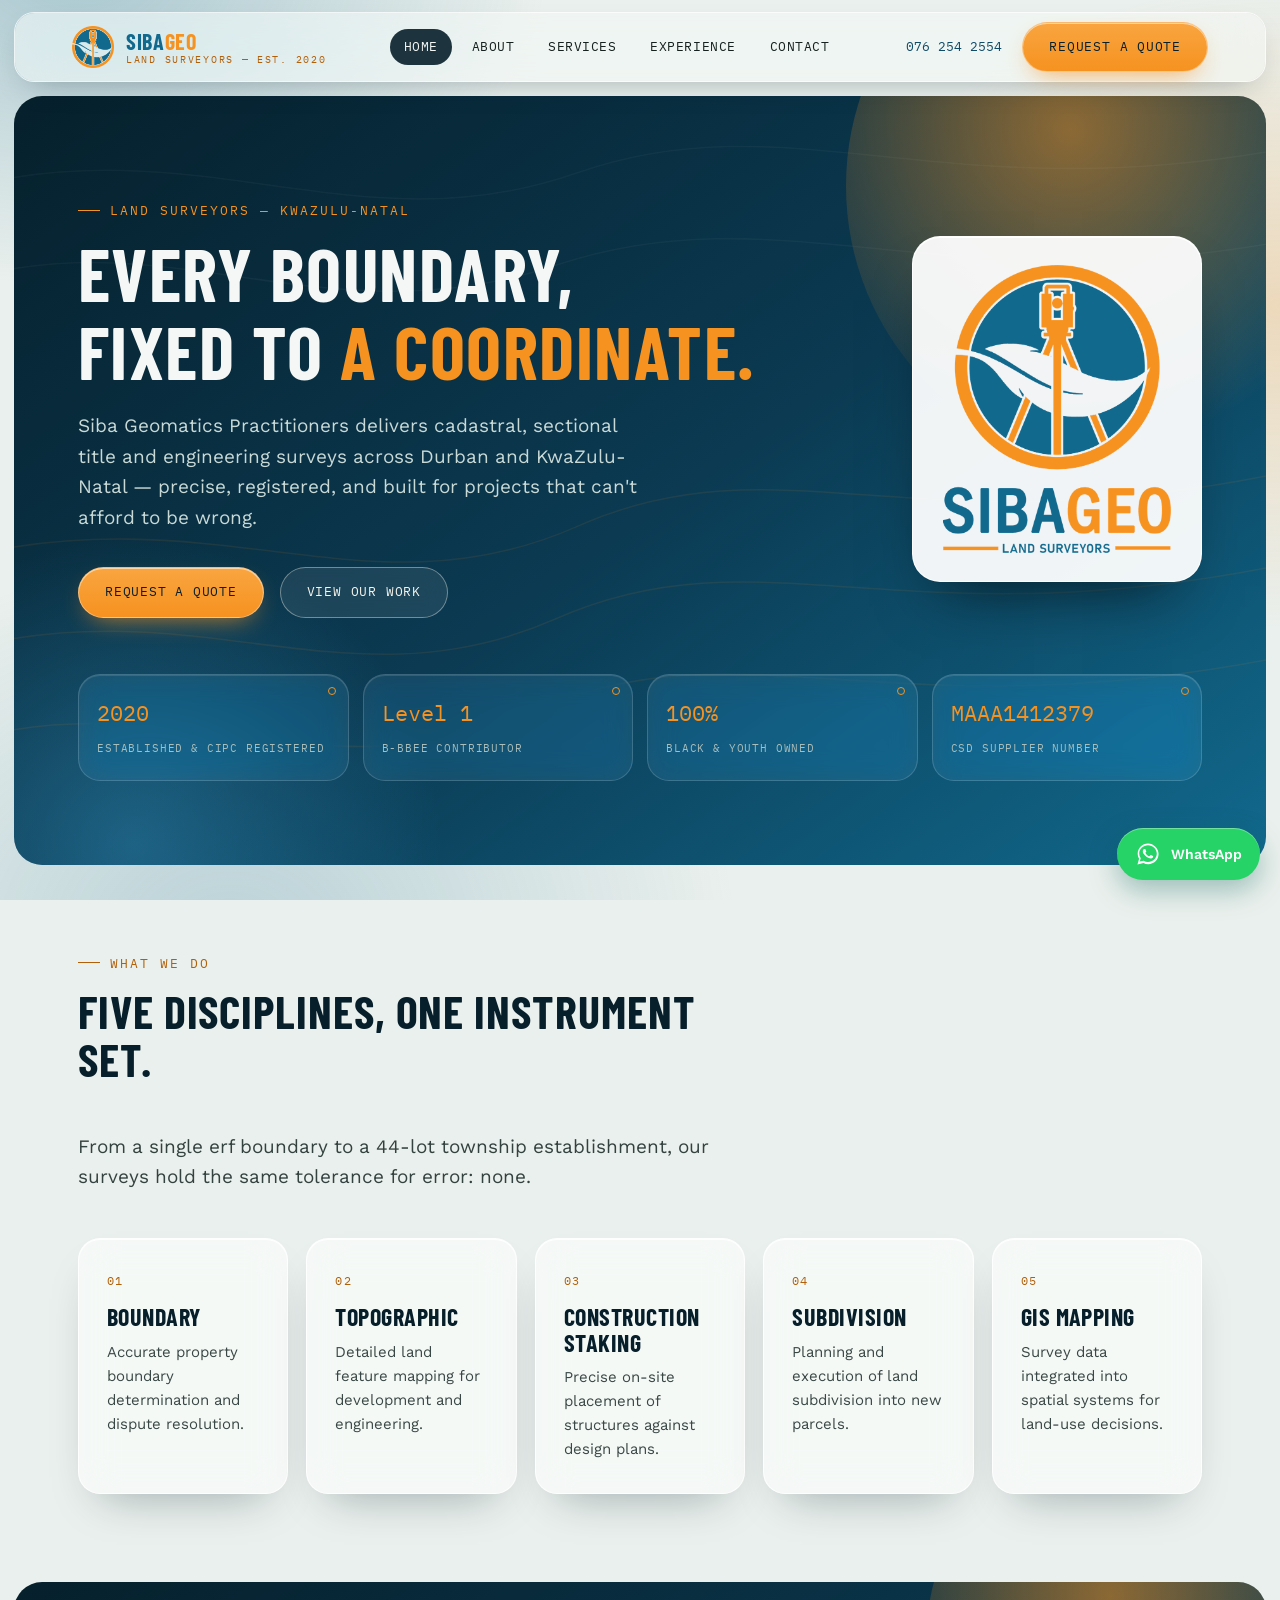
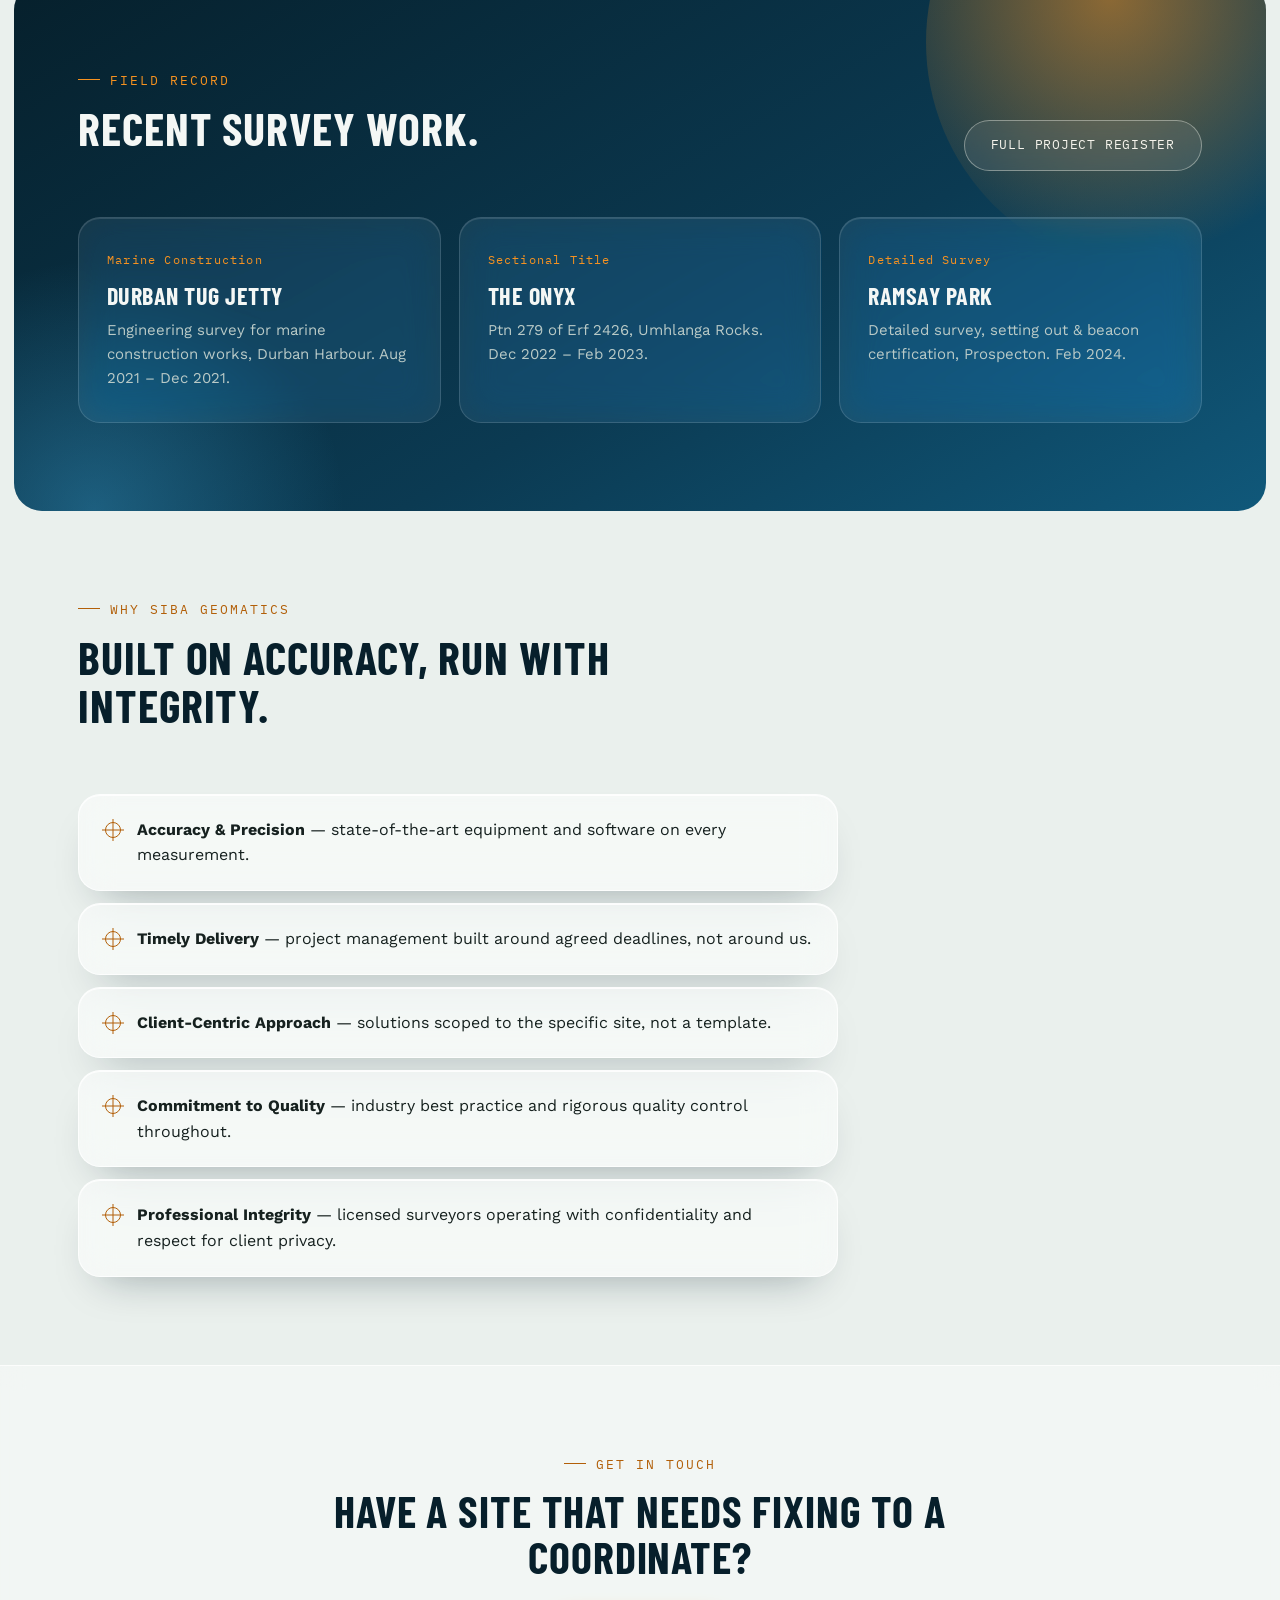
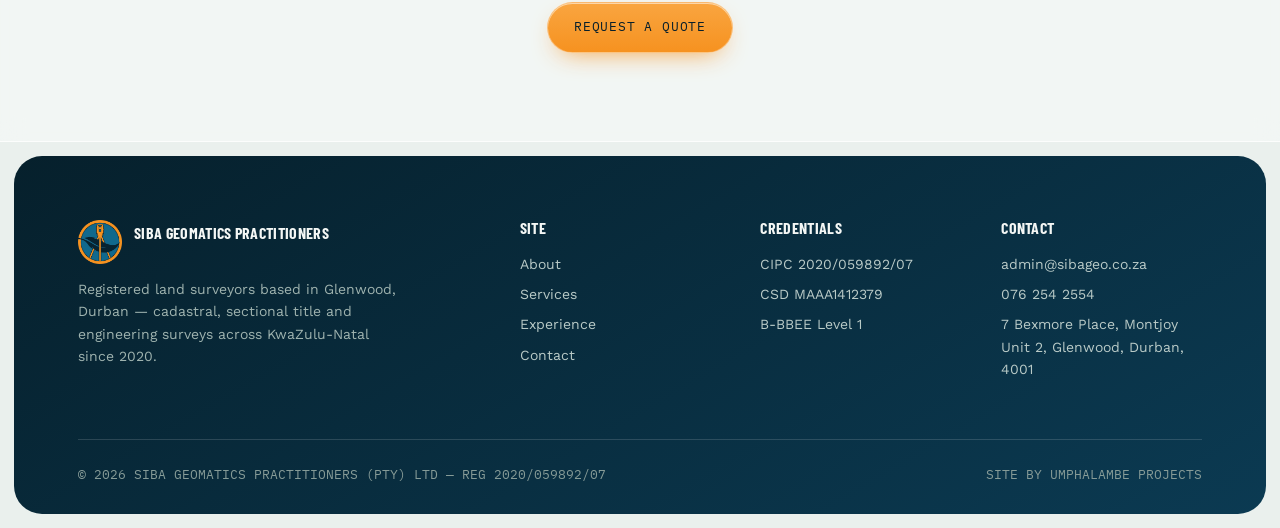
<file: index.html>
<!DOCTYPE html>
<html lang="en">
<head>
<meta charset="UTF-8">
<meta name="viewport" content="width=device-width, initial-scale=1.0">
<title>Home | SIBAGEO Land Surveyors</title>
<meta name="description" content="Siba Geomatics Practitioners — registered land surveyors delivering cadastral, sectional title and engineering surveys across Durban and KwaZulu-Natal.">
<link rel="preconnect" href="https://fonts.googleapis.com">
<link href="https://fonts.googleapis.com/css2?family=Barlow+Condensed:wght@500;600;700&family=Work+Sans:wght@400;500;600&family=IBM+Plex+Mono:wght@400;500&display=swap" rel="stylesheet">
<link rel="stylesheet" href="style.css">
<link rel="icon" type="image/png" href="assets/favicon.png">
<link rel="apple-touch-icon" href="assets/apple-touch-icon.png">
<meta name="theme-color" content="#0B3A52">
<link rel="canonical" href="https://www.sibageo.co.za/">
<meta property="og:type" content="website">
<meta property="og:site_name" content="SIBAGEO Land Surveyors">
<meta property="og:title" content="Home | SIBAGEO Land Surveyors">
<meta property="og:description" content="Siba Geomatics Practitioners — registered land surveyors delivering cadastral, sectional title and engineering surveys across Durban and KwaZulu-Natal.">
<meta property="og:url" content="https://www.sibageo.co.za/">
<meta property="og:image" content="https://www.sibageo.co.za/assets/og.png">
<meta name="twitter:card" content="summary_large_image">
<meta name="geo.region" content="ZA-NL">
<script type="application/ld+json">{"@context": "https://schema.org", "@type": "ProfessionalService", "name": "Siba Geomatics Practitioners (SIBAGEO Land Surveyors)", "url": "https://www.sibageo.co.za/", "logo": "https://www.sibageo.co.za/assets/logo-mark.png", "image": "https://www.sibageo.co.za/assets/og.png", "description": "Registered land surveyors in Durban delivering cadastral, sectional title, topographic and engineering surveys across KwaZulu-Natal.", "telephone": "+27762542554", "email": "admin@sibageo.co.za", "foundingDate": "2020", "address": {"@type": "PostalAddress", "streetAddress": "7 Bexmore Place, Montjoy Unit 2", "addressLocality": "Glenwood, Durban", "addressRegion": "KwaZulu-Natal", "postalCode": "4001", "addressCountry": "ZA"}, "areaServed": {"@type": "AdministrativeArea", "name": "KwaZulu-Natal"}, "knowsAbout": ["Boundary surveys", "Topographic surveys", "Construction staking", "Subdivision planning", "GIS mapping", "Sectional title surveys", "Cadastral surveys"]}</script>
</head>
<body>
<header class="site">
  <div class="navwrap">
    <a class="brand" href="index.html">
      <img class="brand-mark" src="assets/logo-mark.png" alt="SIBAGEO Land Surveyors logo" width="42" height="42">
      <span class="brand-name">SIBA<b>GEO</b><span>Land Surveyors — Est. 2020</span></span>
    </a>
    <nav class="mainnav">
      <a class="active" href="index.html">Home</a>
<a class="" href="about.html">About</a>
<a class="" href="services.html">Services</a>
<a class="" href="projects.html">Experience</a>
<a class="" href="contact.html">Contact</a>

    </nav>
    <div class="navcta">
      <a class="navphone" href="tel:+27762542554">076 254 2554</a>
      <a class="btn btn-gold" href="contact.html">Request a Quote</a>
      <button class="hamburger" aria-label="Menu"><span></span><span></span><span></span></button>
    </div>
  </div>
</header>

<section class="hero">
  <svg class="contour-bg" viewBox="0 0 1200 500" preserveAspectRatio="none" xmlns="http://www.w3.org/2000/svg">
<g stroke="#F69220" stroke-opacity="0.16" fill="none" stroke-width="1">
<path d="M-50,420 C 150,380 300,460 500,400 C 700,340 850,420 1250,360"/>
<path d="M-50,360 C 180,320 320,400 520,340 C 720,280 860,360 1250,300"/>
<path d="M-50,300 C 200,260 340,340 540,280 C 740,220 870,300 1250,240"/>
</g>
<g stroke="#F6F4EC" stroke-opacity="0.07" fill="none" stroke-width="1">
<path d="M-50,120 C 150,80 300,160 520,110 C 740,60 900,140 1250,90"/>
<path d="M-50,60 C 180,20 330,100 540,50 C 750,0 900,80 1250,30"/>
</g>
</svg>
  <div class="container hero-inner">
  <div class="hero-split">
    <div class="hero-copy">
    <div class="eyebrow" style="color:#F69220;">Land Surveyors — KwaZulu-Natal</div>
    <h1>Every boundary,<br>fixed to <em>a coordinate.</em></h1>
    <p class="lead">Siba Geomatics Practitioners delivers cadastral, sectional title and engineering surveys across Durban and KwaZulu-Natal — precise, registered, and built for projects that can't afford to be wrong.</p>
    <div class="hero-actions">
      <a class="btn btn-gold" href="contact.html">Request a Quote</a>
      <a class="btn btn-ghost" style="border-color:rgba(246,244,236,0.4);color:#F6F4EC;" href="projects.html">View Our Work</a>
    </div>
    </div>
    <div class="hero-logo"><img src="assets/logo-full.png" alt="SIBAGEO Land Surveyors" width="720" height="911"></div>
  </div>
    <div class="plate-row">
      <div class="plate"><span class="val mono">2020</span><span class="lab">Established &amp; CIPC Registered</span></div>
      <div class="plate"><span class="val mono">Level 1</span><span class="lab">B-BBEE Contributor</span></div>
      <div class="plate"><span class="val mono">100%</span><span class="lab">Black &amp; Youth Owned</span></div>
      <div class="plate"><span class="val mono">MAAA1412379</span><span class="lab">CSD Supplier Number</span></div>
    </div>
  </div>
</section>

<section class="section">
  <div class="container">
    <div class="section-head">
      <div>
        <div class="eyebrow">What We Do</div>
        <h2>Five disciplines, one instrument set.</h2>
      </div>
      <p class="lead" style="margin-bottom:0;">From a single erf boundary to a 44-lot township establishment, our surveys hold the same tolerance for error: none.</p>
    </div>
    <div class="grid grid-5">
      <div class="card"><span class="num">01</span><h3>Boundary</h3><p>Accurate property boundary determination and dispute resolution.</p></div>
      <div class="card"><span class="num">02</span><h3>Topographic</h3><p>Detailed land feature mapping for development and engineering.</p></div>
      <div class="card"><span class="num">03</span><h3>Construction Staking</h3><p>Precise on-site placement of structures against design plans.</p></div>
      <div class="card"><span class="num">04</span><h3>Subdivision</h3><p>Planning and execution of land subdivision into new parcels.</p></div>
      <div class="card"><span class="num">05</span><h3>GIS Mapping</h3><p>Survey data integrated into spatial systems for land-use decisions.</p></div>
    </div>
  </div>
</section>

<section class="section band-dark">
  <div class="container">
    <div class="section-head">
      <div>
        <div class="eyebrow">Field Record</div>
        <h2>Recent survey work.</h2>
      </div>
      <a class="btn btn-ghost" style="border-color:rgba(246,244,236,0.4);color:#F6F4EC;" href="projects.html">Full Project Register</a>
    </div>
    <div class="grid grid-3" style="background:rgba(246,244,236,0.12);border-color:rgba(246,244,236,0.18);">
      <div class="card card-dark"><span class="num">Marine Construction</span><h3>Durban Tug Jetty</h3><p>Engineering survey for marine construction works, Durban Harbour. Aug 2021 &ndash; Dec 2021.</p></div>
      <div class="card card-dark"><span class="num">Sectional Title</span><h3>The Onyx</h3><p>Ptn 279 of Erf 2426, Umhlanga Rocks. Dec 2022 &ndash; Feb 2023.</p></div>
      <div class="card card-dark"><span class="num">Detailed Survey</span><h3>Ramsay Park</h3><p>Detailed survey, setting out &amp; beacon certification, Prospecton. Feb 2024.</p></div>
    </div>
  </div>
</section>

<section class="section">
  <div class="container">
    <div class="section-head">
      <div>
        <div class="eyebrow">Why Siba Geomatics</div>
        <h2>Built on accuracy, run with integrity.</h2>
      </div>
    </div>
    <ul class="mk-list" style="max-width:760px;">
      <li><span class="mk"></span><div><strong>Accuracy &amp; Precision</strong> &mdash; state-of-the-art equipment and software on every measurement.</div></li>
      <li><span class="mk"></span><div><strong>Timely Delivery</strong> &mdash; project management built around agreed deadlines, not around us.</div></li>
      <li><span class="mk"></span><div><strong>Client-Centric Approach</strong> &mdash; solutions scoped to the specific site, not a template.</div></li>
      <li><span class="mk"></span><div><strong>Commitment to Quality</strong> &mdash; industry best practice and rigorous quality control throughout.</div></li>
      <li><span class="mk"></span><div><strong>Professional Integrity</strong> &mdash; licensed surveyors operating with confidentiality and respect for client privacy.</div></li>
    </ul>
  </div>
</section>

<section class="section band-paper-dim">
  <div class="container" style="text-align:center;">
    <div class="eyebrow" style="justify-content:center;">Get In Touch</div>
    <h2 style="font-size:clamp(28px,4vw,44px);max-width:640px;margin:0 auto 22px;">Have a site that needs fixing to a coordinate?</h2>
    <a class="btn btn-gold" href="contact.html">Request a Quote</a>
  </div>
</section>

<footer class="site">
  <div class="container">
    <div class="foot-grid">
      <div>
        <div class="foot-brand"><img src="assets/logo-mark.png" alt="" width="44" height="44"><h4>Siba Geomatics Practitioners</h4></div>
        <p style="color:#9FB3AF;font-size:14px;max-width:320px;">Registered land surveyors based in Glenwood, Durban — cadastral, sectional title and engineering surveys across KwaZulu-Natal since 2020.</p>
      </div>
      <div>
        <h4>Site</h4>
        <a href="about.html">About</a>
        <a href="services.html">Services</a>
        <a href="projects.html">Experience</a>
        <a href="contact.html">Contact</a>
      </div>
      <div>
        <h4>Credentials</h4>
        <a href="about.html#compliance">CIPC 2020/059892/07</a>
        <a href="about.html#compliance">CSD MAAA1412379</a>
        <a href="about.html#compliance">B-BBEE Level 1</a>
      </div>
      <div>
        <h4>Contact</h4>
        <a href="mailto:admin@sibageo.co.za">admin@sibageo.co.za</a>
        <a href="tel:+27762542554">076 254 2554</a>
        <a href="#">7 Bexmore Place, Montjoy Unit 2, Glenwood, Durban, 4001</a>
      </div>
    </div>
    <div class="foot-bottom">
      <span>&copy; 2026 SIBA GEOMATICS PRACTITIONERS (PTY) LTD — REG 2020/059892/07</span>
      <span>SITE BY UMPHALAMBE PROJECTS</span>
    </div>
  </div>
</footer>
<script src="nav.js"></script>
</body>
</html>
</file>
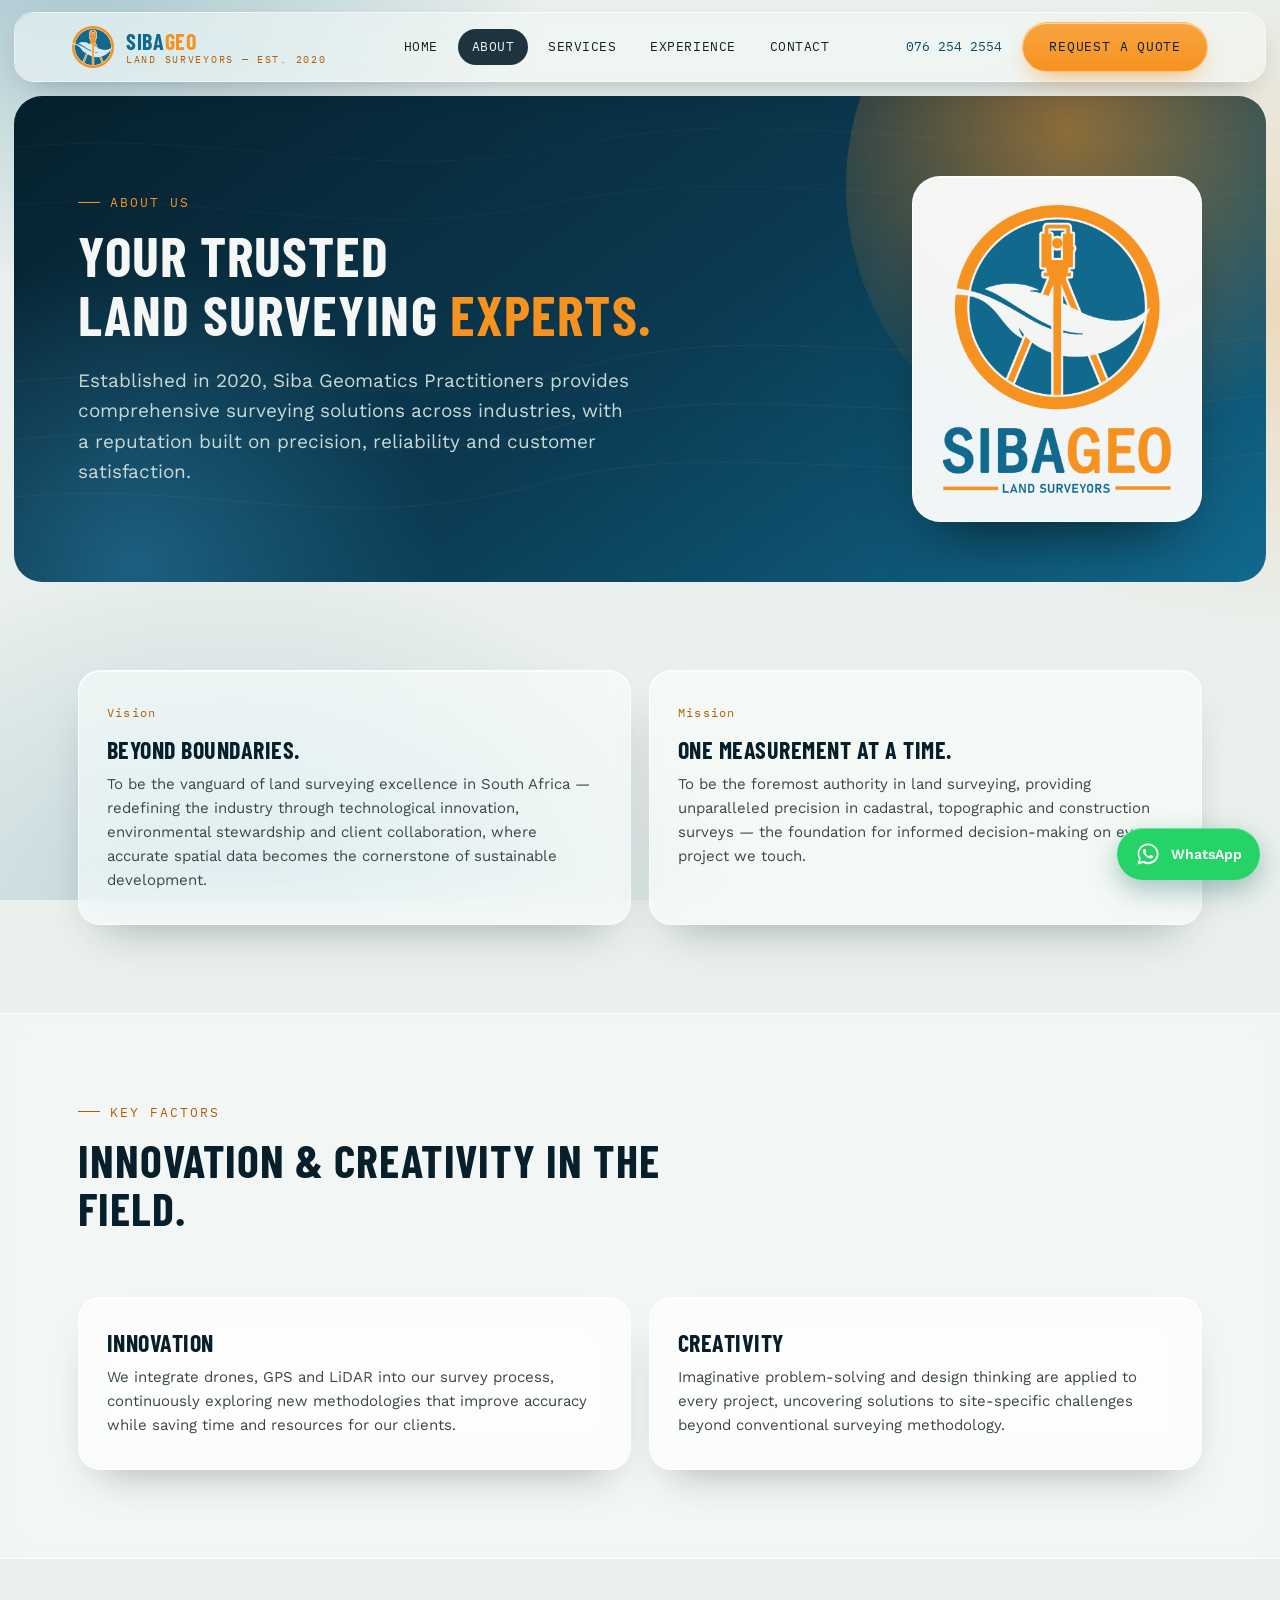
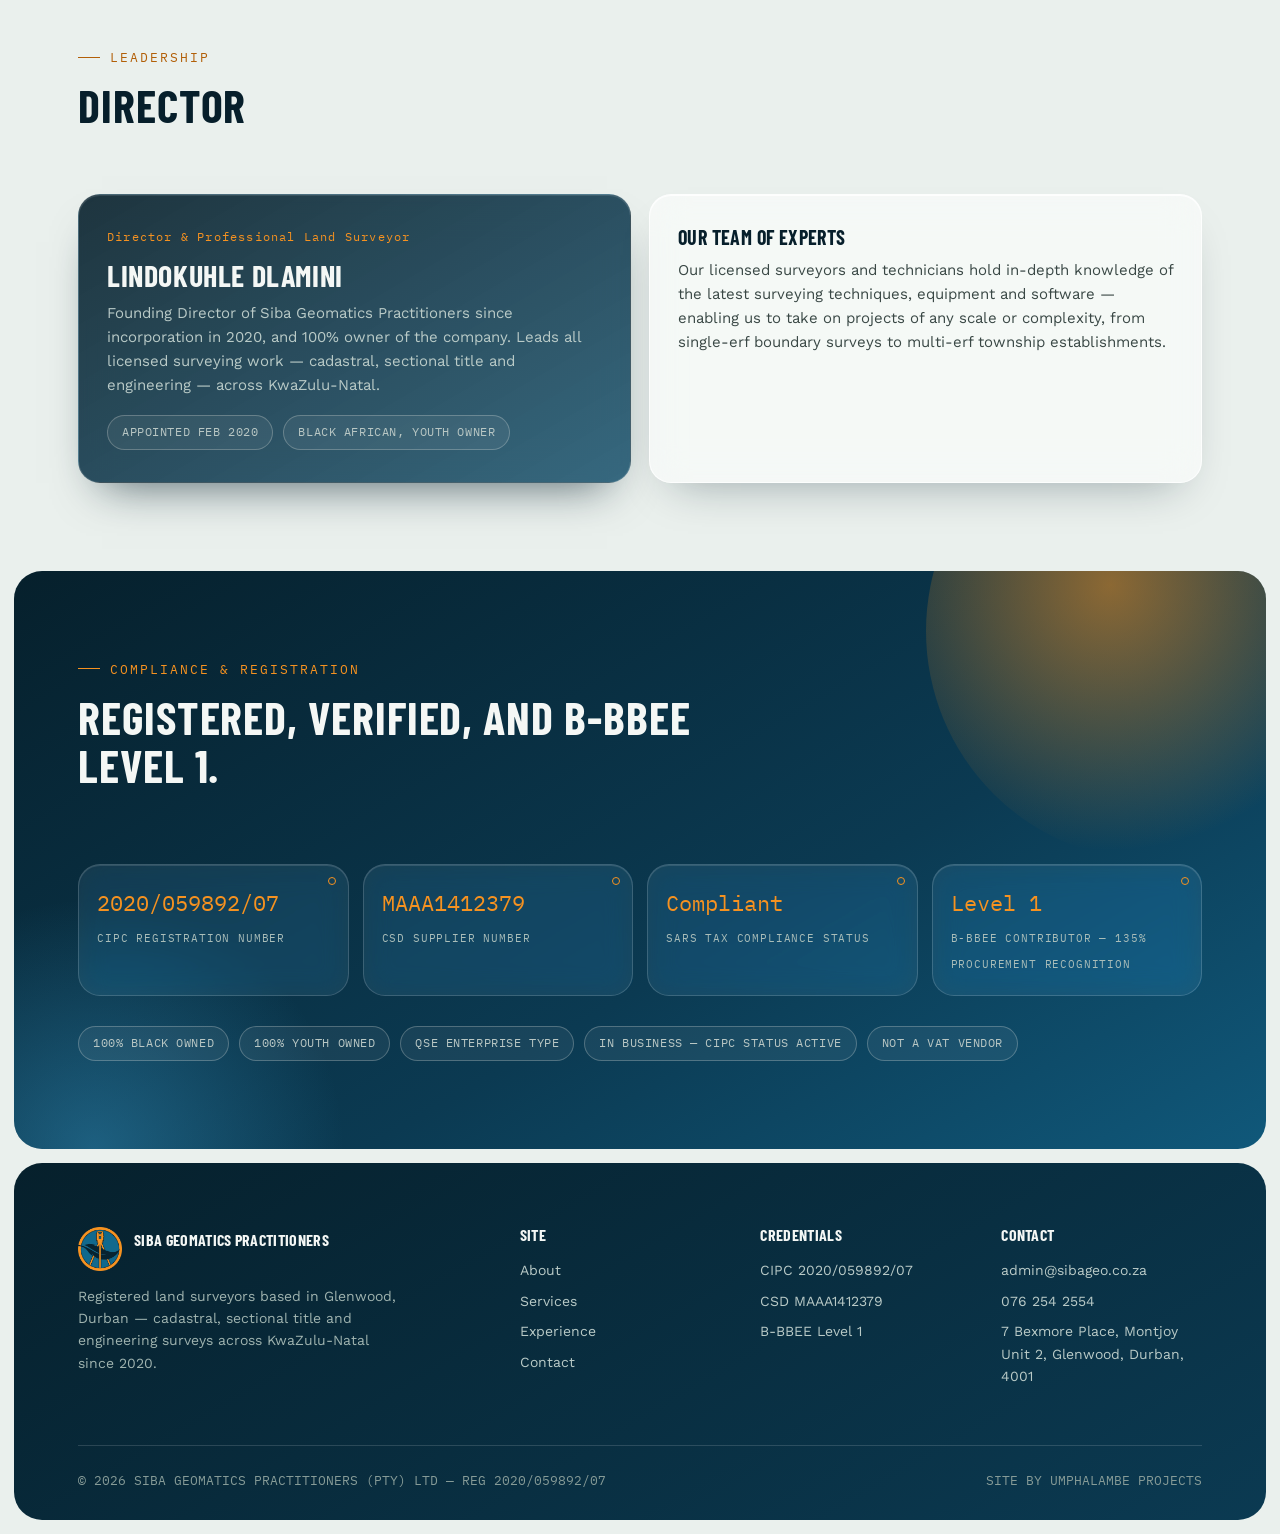
<file: about.html>
<!DOCTYPE html>
<html lang="en">
<head>
<meta charset="UTF-8">
<meta name="viewport" content="width=device-width, initial-scale=1.0">
<title>About | SIBAGEO Land Surveyors</title>
<meta name="description" content="About Siba Geomatics Practitioners — director, vision, mission, and B-BBEE Level 1 compliance credentials.">
<link rel="preconnect" href="https://fonts.googleapis.com">
<link href="https://fonts.googleapis.com/css2?family=Barlow+Condensed:wght@500;600;700&family=Work+Sans:wght@400;500;600&family=IBM+Plex+Mono:wght@400;500&display=swap" rel="stylesheet">
<link rel="stylesheet" href="style.css">
<link rel="icon" type="image/png" href="assets/favicon.png">
<link rel="apple-touch-icon" href="assets/apple-touch-icon.png">
<meta name="theme-color" content="#0B3A52">
<link rel="canonical" href="https://www.sibageo.co.za/about.html">
<meta property="og:type" content="website">
<meta property="og:site_name" content="SIBAGEO Land Surveyors">
<meta property="og:title" content="About | SIBAGEO Land Surveyors">
<meta property="og:description" content="About Siba Geomatics Practitioners — director, vision, mission, and B-BBEE Level 1 compliance credentials.">
<meta property="og:url" content="https://www.sibageo.co.za/about.html">
<meta property="og:image" content="https://www.sibageo.co.za/assets/og.png">
<meta name="twitter:card" content="summary_large_image">
<meta name="geo.region" content="ZA-NL">
</head>
<body>
<header class="site">
  <div class="navwrap">
    <a class="brand" href="index.html">
      <img class="brand-mark" src="assets/logo-mark.png" alt="SIBAGEO Land Surveyors logo" width="42" height="42">
      <span class="brand-name">SIBA<b>GEO</b><span>Land Surveyors — Est. 2020</span></span>
    </a>
    <nav class="mainnav">
      <a class="" href="index.html">Home</a>
<a class="active" href="about.html">About</a>
<a class="" href="services.html">Services</a>
<a class="" href="projects.html">Experience</a>
<a class="" href="contact.html">Contact</a>

    </nav>
    <div class="navcta">
      <a class="navphone" href="tel:+27762542554">076 254 2554</a>
      <a class="btn btn-gold" href="contact.html">Request a Quote</a>
      <button class="hamburger" aria-label="Menu"><span></span><span></span><span></span></button>
    </div>
  </div>
</header>

<section class="hero" style="padding:80px 0 60px;">
  <svg class="contour-bg" viewBox="0 0 1200 500" preserveAspectRatio="none" xmlns="http://www.w3.org/2000/svg">
<g stroke="#F69220" stroke-opacity="0.16" fill="none" stroke-width="1">
<path d="M-50,420 C 150,380 300,460 500,400 C 700,340 850,420 1250,360"/>
<path d="M-50,360 C 180,320 320,400 520,340 C 720,280 860,360 1250,300"/>
<path d="M-50,300 C 200,260 340,340 540,280 C 740,220 870,300 1250,240"/>
</g>
<g stroke="#F6F4EC" stroke-opacity="0.07" fill="none" stroke-width="1">
<path d="M-50,120 C 150,80 300,160 520,110 C 740,60 900,140 1250,90"/>
<path d="M-50,60 C 180,20 330,100 540,50 C 750,0 900,80 1250,30"/>
</g>
</svg>
  <div class="container hero-inner">
  <div class="hero-split">
    <div class="hero-copy">
    <div class="eyebrow" style="color:#F69220;">About Us</div>
    <h1 style="font-size:clamp(34px,5vw,56px);">Your trusted<br>land surveying <em>experts.</em></h1>
    <p class="lead">Established in 2020, Siba Geomatics Practitioners provides comprehensive surveying solutions across industries, with a reputation built on precision, reliability and customer satisfaction.</p>
    </div>
    <div class="hero-logo"><img src="assets/logo-full.png" alt="SIBAGEO Land Surveyors" width="720" height="911"></div>
  </div>
  </div>
</section>

<section class="section">
  <div class="container">
    <div class="grid grid-2">
      <div class="card">
        <span class="num">Vision</span>
        <h3>Beyond boundaries.</h3>
        <p>To be the vanguard of land surveying excellence in South Africa &mdash; redefining the industry through technological innovation, environmental stewardship and client collaboration, where accurate spatial data becomes the cornerstone of sustainable development.</p>
      </div>
      <div class="card">
        <span class="num">Mission</span>
        <h3>One measurement at a time.</h3>
        <p>To be the foremost authority in land surveying, providing unparalleled precision in cadastral, topographic and construction surveys &mdash; the foundation for informed decision-making on every project we touch.</p>
      </div>
    </div>
  </div>
</section>

<section class="section band-paper-dim">
  <div class="container">
    <div class="section-head">
      <div><div class="eyebrow">Key Factors</div><h2>Innovation &amp; creativity in the field.</h2></div>
    </div>
    <div class="grid grid-2">
      <div class="card">
        <h3>Innovation</h3>
        <p>We integrate drones, GPS and LiDAR into our survey process, continuously exploring new methodologies that improve accuracy while saving time and resources for our clients.</p>
      </div>
      <div class="card">
        <h3>Creativity</h3>
        <p>Imaginative problem-solving and design thinking are applied to every project, uncovering solutions to site-specific challenges beyond conventional surveying methodology.</p>
      </div>
    </div>
  </div>
</section>

<section class="section" id="team">
  <div class="container">
    <div class="section-head"><div><div class="eyebrow">Leadership</div><h2>Director</h2></div></div>
    <div class="grid grid-2" style="align-items:stretch;">
      <div class="card card-dark">
        <span class="num">Director &amp; Professional Land Surveyor</span>
        <h3 style="font-size:30px;">Lindokuhle Dlamini</h3>
        <p>Founding Director of Siba Geomatics Practitioners since incorporation in 2020, and 100% owner of the company. Leads all licensed surveying work &mdash; cadastral, sectional title and engineering &mdash; across KwaZulu-Natal.</p>
        <div class="badge-row">
          <span class="badge" style="border-color:rgba(246,244,236,0.25);color:#B9C7C4;">Appointed Feb 2020</span>
          <span class="badge" style="border-color:rgba(246,244,236,0.25);color:#B9C7C4;">Black African, Youth Owner</span>
        </div>
      </div>
      <div class="card">
        <h3 style="font-size:20px;">Our Team of Experts</h3>
        <p>Our licensed surveyors and technicians hold in-depth knowledge of the latest surveying techniques, equipment and software &mdash; enabling us to take on projects of any scale or complexity, from single-erf boundary surveys to multi-erf township establishments.</p>
      </div>
    </div>
  </div>
</section>

<section class="section band-dark" id="compliance">
  <div class="container">
    <div class="section-head">
      <div><div class="eyebrow" style="color:#F69220;">Compliance &amp; Registration</div><h2>Registered, verified, and B-BBEE Level 1.</h2></div>
    </div>
    <div class="plate-row">
      <div class="plate"><span class="val mono">2020/059892/07</span><span class="lab">CIPC Registration Number</span></div>
      <div class="plate"><span class="val mono">MAAA1412379</span><span class="lab">CSD Supplier Number</span></div>
      <div class="plate"><span class="val mono">Compliant</span><span class="lab">SARS Tax Compliance Status</span></div>
      <div class="plate"><span class="val mono">Level 1</span><span class="lab">B-BBEE Contributor — 135% Procurement Recognition</span></div>
    </div>
    <div class="badge-row" style="margin-top:30px;">
      <span class="badge" style="border-color:rgba(246,244,236,0.25);color:#B9C7C4;">100% Black Owned</span>
      <span class="badge" style="border-color:rgba(246,244,236,0.25);color:#B9C7C4;">100% Youth Owned</span>
      <span class="badge" style="border-color:rgba(246,244,236,0.25);color:#B9C7C4;">QSE Enterprise Type</span>
      <span class="badge" style="border-color:rgba(246,244,236,0.25);color:#B9C7C4;">In Business — CIPC Status Active</span>
      <span class="badge" style="border-color:rgba(246,244,236,0.25);color:#B9C7C4;">Not a VAT Vendor</span>
    </div>
  </div>
</section>

<footer class="site">
  <div class="container">
    <div class="foot-grid">
      <div>
        <div class="foot-brand"><img src="assets/logo-mark.png" alt="" width="44" height="44"><h4>Siba Geomatics Practitioners</h4></div>
        <p style="color:#9FB3AF;font-size:14px;max-width:320px;">Registered land surveyors based in Glenwood, Durban — cadastral, sectional title and engineering surveys across KwaZulu-Natal since 2020.</p>
      </div>
      <div>
        <h4>Site</h4>
        <a href="about.html">About</a>
        <a href="services.html">Services</a>
        <a href="projects.html">Experience</a>
        <a href="contact.html">Contact</a>
      </div>
      <div>
        <h4>Credentials</h4>
        <a href="about.html#compliance">CIPC 2020/059892/07</a>
        <a href="about.html#compliance">CSD MAAA1412379</a>
        <a href="about.html#compliance">B-BBEE Level 1</a>
      </div>
      <div>
        <h4>Contact</h4>
        <a href="mailto:admin@sibageo.co.za">admin@sibageo.co.za</a>
        <a href="tel:+27762542554">076 254 2554</a>
        <a href="#">7 Bexmore Place, Montjoy Unit 2, Glenwood, Durban, 4001</a>
      </div>
    </div>
    <div class="foot-bottom">
      <span>&copy; 2026 SIBA GEOMATICS PRACTITIONERS (PTY) LTD — REG 2020/059892/07</span>
      <span>SITE BY UMPHALAMBE PROJECTS</span>
    </div>
  </div>
</footer>
<script src="nav.js"></script>
</body>
</html>
</file>
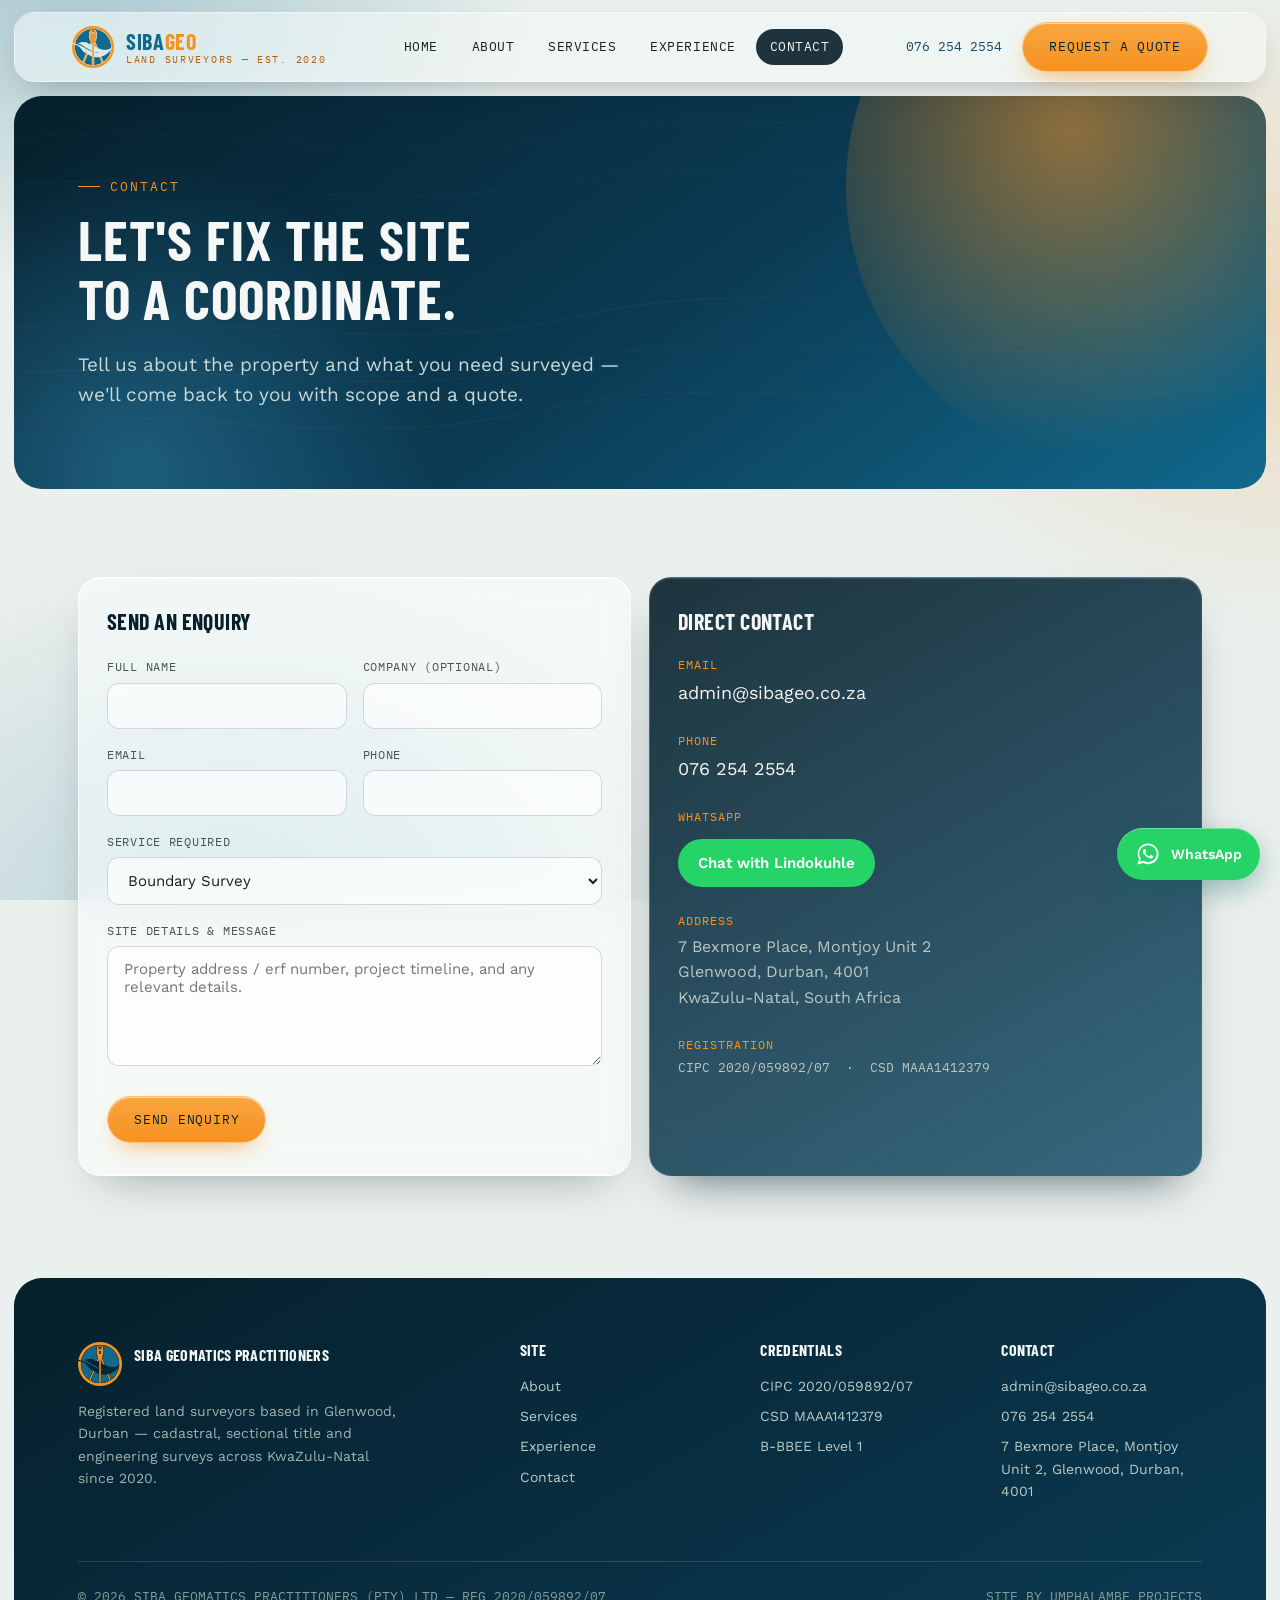
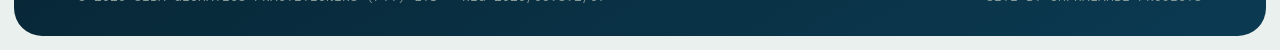
<file: contact.html>
<!DOCTYPE html>
<html lang="en">
<head>
<meta charset="UTF-8">
<meta name="viewport" content="width=device-width, initial-scale=1.0">
<title>Contact | SIBAGEO Land Surveyors</title>
<meta name="description" content="Contact Siba Geomatics Practitioners for a land survey quote — admin@sibageo.co.za or 076 254 2554.">
<link rel="preconnect" href="https://fonts.googleapis.com">
<link href="https://fonts.googleapis.com/css2?family=Barlow+Condensed:wght@500;600;700&family=Work+Sans:wght@400;500;600&family=IBM+Plex+Mono:wght@400;500&display=swap" rel="stylesheet">
<link rel="stylesheet" href="style.css">
<link rel="icon" type="image/png" href="assets/favicon.png">
<link rel="apple-touch-icon" href="assets/apple-touch-icon.png">
<meta name="theme-color" content="#0B3A52">
<link rel="canonical" href="https://www.sibageo.co.za/contact.html">
<meta property="og:type" content="website">
<meta property="og:site_name" content="SIBAGEO Land Surveyors">
<meta property="og:title" content="Contact | SIBAGEO Land Surveyors">
<meta property="og:description" content="Contact Siba Geomatics Practitioners for a land survey quote — admin@sibageo.co.za or 076 254 2554.">
<meta property="og:url" content="https://www.sibageo.co.za/contact.html">
<meta property="og:image" content="https://www.sibageo.co.za/assets/og.png">
<meta name="twitter:card" content="summary_large_image">
<meta name="geo.region" content="ZA-NL">
</head>
<body>
<header class="site">
  <div class="navwrap">
    <a class="brand" href="index.html">
      <img class="brand-mark" src="assets/logo-mark.png" alt="SIBAGEO Land Surveyors logo" width="42" height="42">
      <span class="brand-name">SIBA<b>GEO</b><span>Land Surveyors — Est. 2020</span></span>
    </a>
    <nav class="mainnav">
      <a class="" href="index.html">Home</a>
<a class="" href="about.html">About</a>
<a class="" href="services.html">Services</a>
<a class="" href="projects.html">Experience</a>
<a class="active" href="contact.html">Contact</a>

    </nav>
    <div class="navcta">
      <a class="navphone" href="tel:+27762542554">076 254 2554</a>
      <a class="btn btn-gold" href="contact.html">Request a Quote</a>
      <button class="hamburger" aria-label="Menu"><span></span><span></span><span></span></button>
    </div>
  </div>
</header>

<section class="hero" style="padding:80px 0 60px;">
  <svg class="contour-bg" viewBox="0 0 1200 500" preserveAspectRatio="none" xmlns="http://www.w3.org/2000/svg">
<g stroke="#F69220" stroke-opacity="0.16" fill="none" stroke-width="1">
<path d="M-50,420 C 150,380 300,460 500,400 C 700,340 850,420 1250,360"/>
<path d="M-50,360 C 180,320 320,400 520,340 C 720,280 860,360 1250,300"/>
<path d="M-50,300 C 200,260 340,340 540,280 C 740,220 870,300 1250,240"/>
</g>
<g stroke="#F6F4EC" stroke-opacity="0.07" fill="none" stroke-width="1">
<path d="M-50,120 C 150,80 300,160 520,110 C 740,60 900,140 1250,90"/>
<path d="M-50,60 C 180,20 330,100 540,50 C 750,0 900,80 1250,30"/>
</g>
</svg>
  <div class="container hero-inner">
    <div class="eyebrow" style="color:#F69220;">Contact</div>
    <h1 style="font-size:clamp(34px,5vw,56px);">Let's fix the site<br>to a coordinate.</h1>
    <p class="lead">Tell us about the property and what you need surveyed &mdash; we'll come back to you with scope and a quote.</p>
  </div>
</section>

<section class="section">
  <div class="container">
    <div class="grid grid-2" style="align-items:stretch;">
      <div class="card">
        <h3 style="font-size:22px;margin-bottom:24px;">Send an Enquiry</h3>
        <form class="enquiry" id="enquiry-form" action="https://formsubmit.co/admin@sibageo.co.za" method="POST">
          <input type="text" name="_honey" value="" tabindex="-1" autocomplete="off" aria-hidden="true" style="position:absolute;left:-9999px;opacity:0;height:0;width:0;">
          <input type="hidden" name="_subject" value="New website enquiry — sibageo.co.za">
          <input type="hidden" name="_template" value="table">
          <input type="hidden" name="_captcha" value="false">
          <input type="hidden" name="_next" value="https://www.sibageo.co.za/contact.html?sent=1">
          <div class="row2">
            <div><label for="name">Full Name</label><input id="name" name="name" type="text" required></div>
            <div><label for="company">Company (optional)</label><input id="company" name="company" type="text"></div>
          </div>
          <div class="row2">
            <div><label for="email">Email</label><input id="email" name="email" type="email" required></div>
            <div><label for="phone">Phone</label><input id="phone" name="phone" type="tel"></div>
          </div>
          <div>
            <label for="service">Service Required</label>
            <select id="service" name="service">
              <option>Boundary Survey</option>
              <option>Topographic Survey</option>
              <option>Construction Staking</option>
              <option>Subdivision Planning</option>
              <option>GIS Mapping</option>
              <option>Other / Not Sure</option>
            </select>
          </div>
          <div>
            <label for="message">Site Details &amp; Message</label>
            <textarea id="message" name="message" placeholder="Property address / erf number, project timeline, and any relevant details."></textarea>
          </div>
          <p id="form-status" class="form-status" role="status" aria-live="polite"></p>
          <button type="submit" class="btn btn-gold" style="justify-self:start;margin-top:6px;">Send Enquiry</button>
        </form>
      </div>
      <div class="card card-dark">
        <h3 style="font-size:22px;">Direct Contact</h3>
        <div style="margin-top:22px;">
          <p class="mono" style="color:#F69220;font-size:12px;letter-spacing:0.08em;text-transform:uppercase;margin-bottom:4px;">Email</p>
          <p style="font-size:18px;margin-bottom:24px;"><a href="mailto:admin@sibageo.co.za" style="color:#F6F4EC;text-decoration:none;">admin@sibageo.co.za</a></p>
          <p class="mono" style="color:#F69220;font-size:12px;letter-spacing:0.08em;text-transform:uppercase;margin-bottom:4px;">Phone</p>
          <p style="font-size:18px;margin-bottom:24px;"><a href="tel:+27762542554" style="color:#F6F4EC;text-decoration:none;">076 254 2554</a></p>
          <p class="mono" style="color:#F69220;font-size:12px;letter-spacing:0.08em;text-transform:uppercase;margin-bottom:8px;">WhatsApp</p>
          <p style="margin-bottom:24px;"><a class="btn-wa" href="https://wa.me/27762542554?text=Hi%20Lindokuhle%2C%20I%20found%20you%20on%20sibageo.co.za%20and%20would%20like%20to%20enquire%20about%20a%20land%20survey." target="_blank" rel="noopener">Chat with Lindokuhle</a></p>
          <p class="mono" style="color:#F69220;font-size:12px;letter-spacing:0.08em;text-transform:uppercase;margin-bottom:4px;">Address</p>
          <p style="font-size:16px;margin-bottom:24px;color:#B9C7C4;">7 Bexmore Place, Montjoy Unit 2<br>Glenwood, Durban, 4001<br>KwaZulu-Natal, South Africa</p>
          <p class="mono" style="color:#F69220;font-size:12px;letter-spacing:0.08em;text-transform:uppercase;margin-bottom:4px;">Registration</p>
          <p class="mono" style="font-size:13px;color:#B9C7C4;">CIPC 2020/059892/07 &nbsp;·&nbsp; CSD MAAA1412379</p>
        </div>
      </div>
    </div>
  </div>
</section>

<footer class="site">
  <div class="container">
    <div class="foot-grid">
      <div>
        <div class="foot-brand"><img src="assets/logo-mark.png" alt="" width="44" height="44"><h4>Siba Geomatics Practitioners</h4></div>
        <p style="color:#9FB3AF;font-size:14px;max-width:320px;">Registered land surveyors based in Glenwood, Durban — cadastral, sectional title and engineering surveys across KwaZulu-Natal since 2020.</p>
      </div>
      <div>
        <h4>Site</h4>
        <a href="about.html">About</a>
        <a href="services.html">Services</a>
        <a href="projects.html">Experience</a>
        <a href="contact.html">Contact</a>
      </div>
      <div>
        <h4>Credentials</h4>
        <a href="about.html#compliance">CIPC 2020/059892/07</a>
        <a href="about.html#compliance">CSD MAAA1412379</a>
        <a href="about.html#compliance">B-BBEE Level 1</a>
      </div>
      <div>
        <h4>Contact</h4>
        <a href="mailto:admin@sibageo.co.za">admin@sibageo.co.za</a>
        <a href="tel:+27762542554">076 254 2554</a>
        <a href="#">7 Bexmore Place, Montjoy Unit 2, Glenwood, Durban, 4001</a>
      </div>
    </div>
    <div class="foot-bottom">
      <span>&copy; 2026 SIBA GEOMATICS PRACTITIONERS (PTY) LTD — REG 2020/059892/07</span>
      <span>SITE BY UMPHALAMBE PROJECTS</span>
    </div>
  </div>
</footer>
<script src="nav.js"></script>
<script src="contact.js"></script>
</body>
</html>
</file>
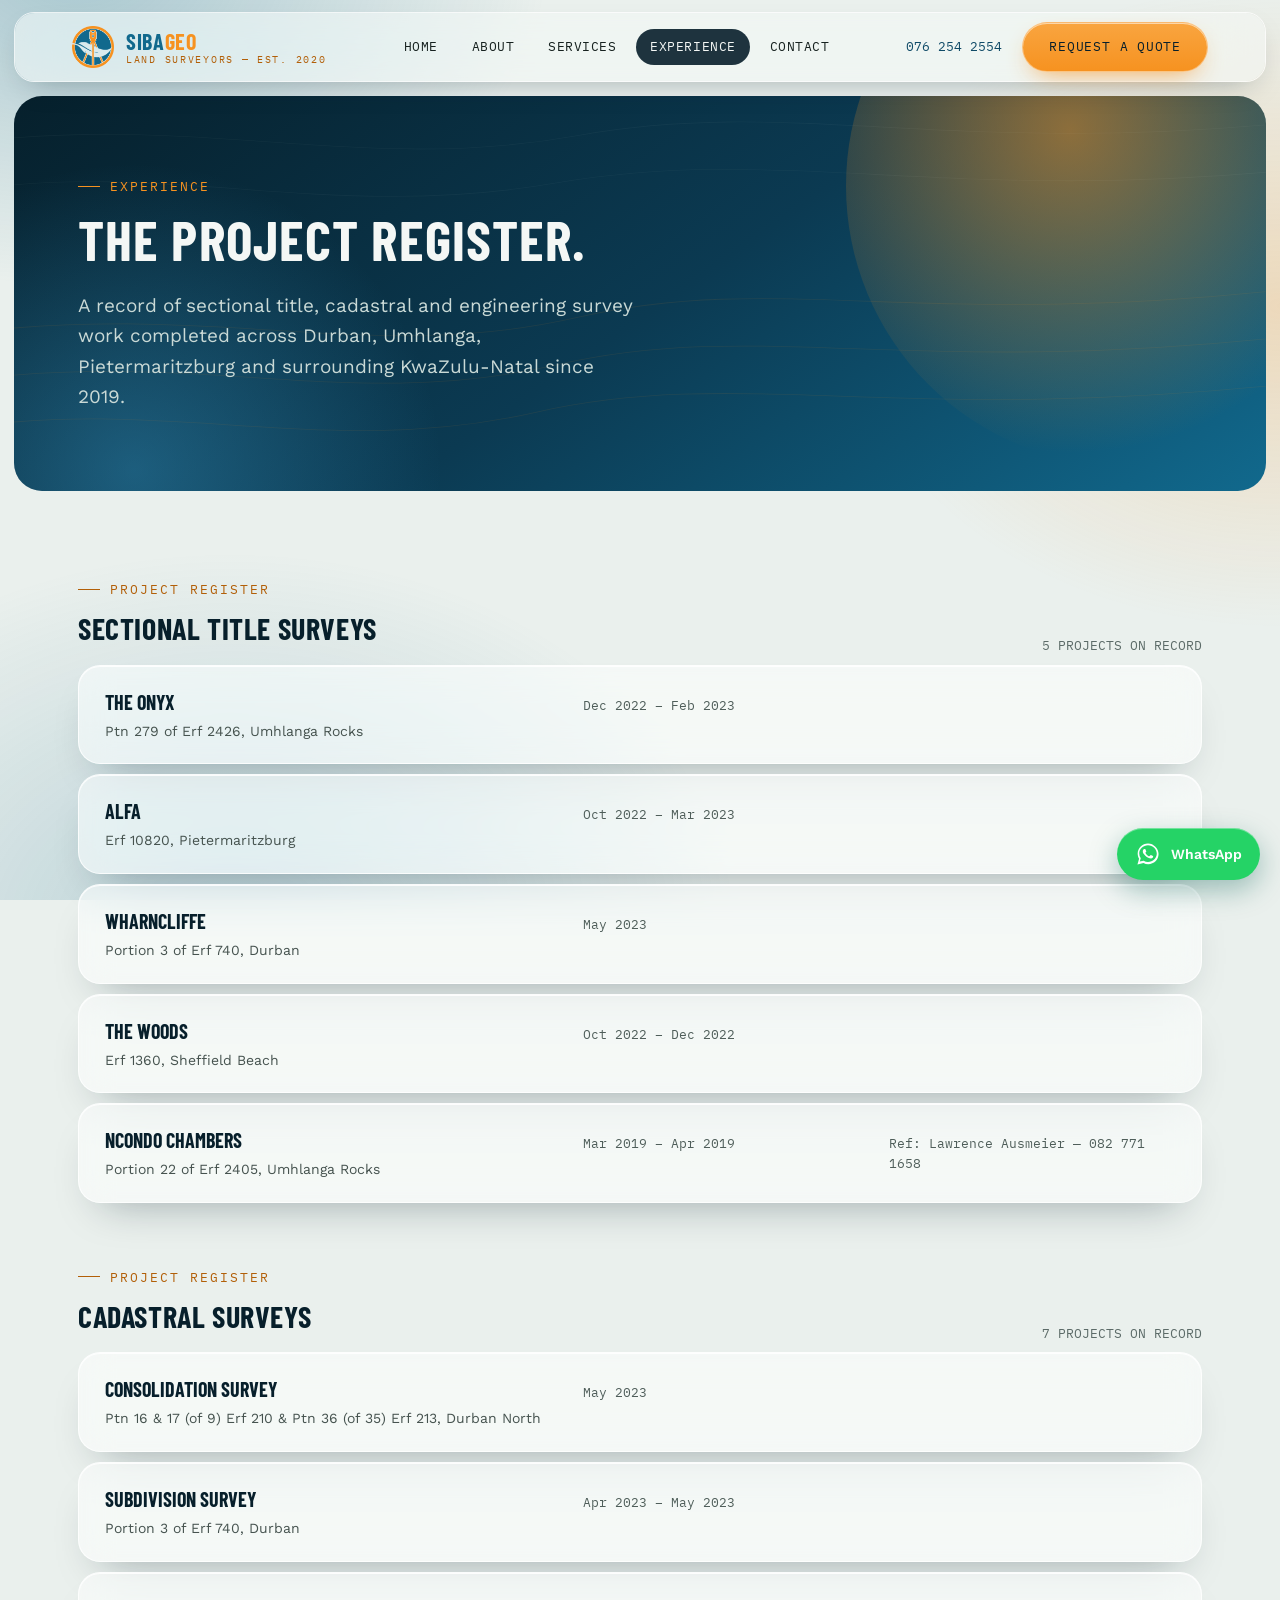
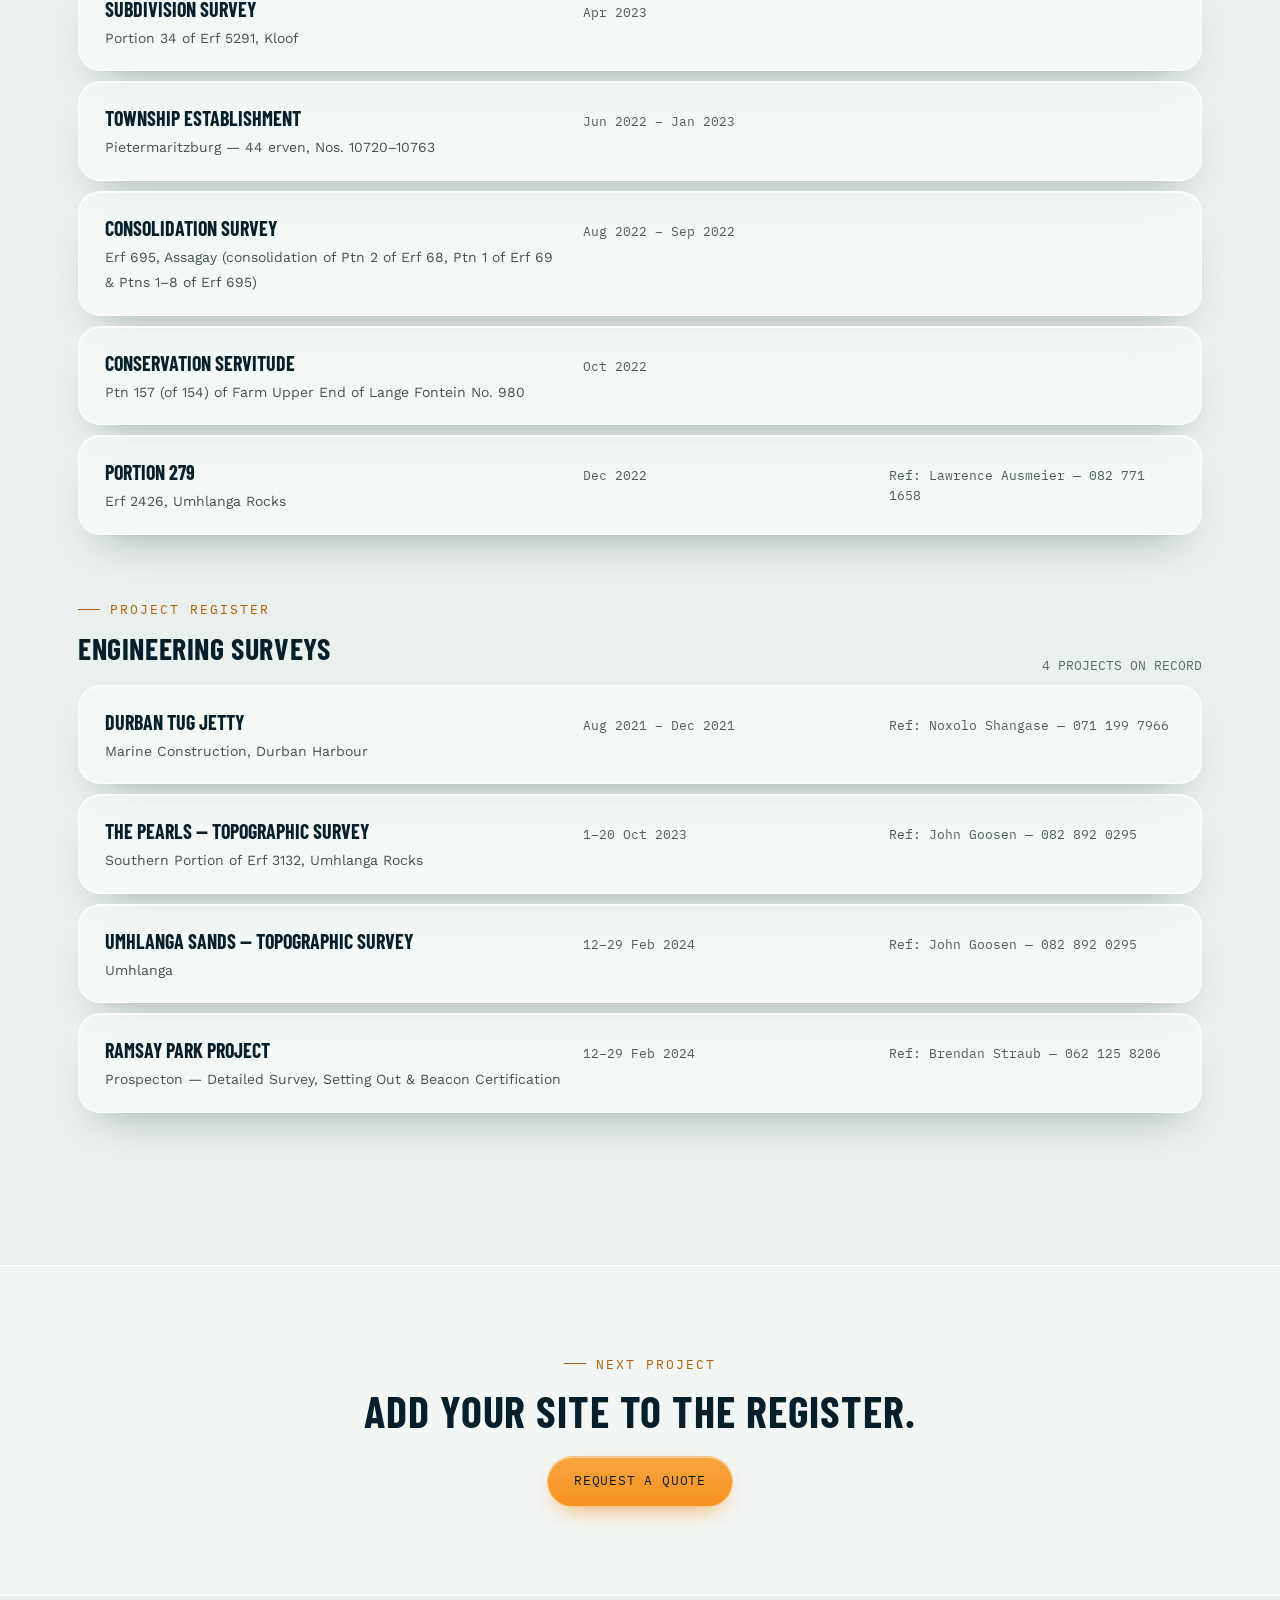
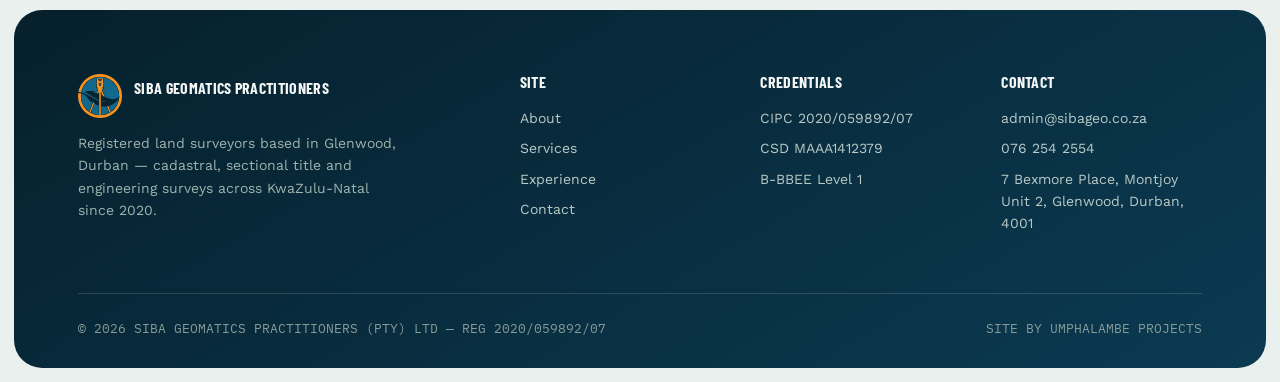
<file: projects.html>
<!DOCTYPE html>
<html lang="en">
<head>
<meta charset="UTF-8">
<meta name="viewport" content="width=device-width, initial-scale=1.0">
<title>Experience | SIBAGEO Land Surveyors</title>
<meta name="description" content="Project register — sectional title, cadastral and engineering surveys completed by Siba Geomatics Practitioners across KwaZulu-Natal.">
<link rel="preconnect" href="https://fonts.googleapis.com">
<link href="https://fonts.googleapis.com/css2?family=Barlow+Condensed:wght@500;600;700&family=Work+Sans:wght@400;500;600&family=IBM+Plex+Mono:wght@400;500&display=swap" rel="stylesheet">
<link rel="stylesheet" href="style.css">
<link rel="icon" type="image/png" href="assets/favicon.png">
<link rel="apple-touch-icon" href="assets/apple-touch-icon.png">
<meta name="theme-color" content="#0B3A52">
<link rel="canonical" href="https://www.sibageo.co.za/projects.html">
<meta property="og:type" content="website">
<meta property="og:site_name" content="SIBAGEO Land Surveyors">
<meta property="og:title" content="Experience | SIBAGEO Land Surveyors">
<meta property="og:description" content="Project register — sectional title, cadastral and engineering surveys completed by Siba Geomatics Practitioners across KwaZulu-Natal.">
<meta property="og:url" content="https://www.sibageo.co.za/projects.html">
<meta property="og:image" content="https://www.sibageo.co.za/assets/og.png">
<meta name="twitter:card" content="summary_large_image">
<meta name="geo.region" content="ZA-NL">
</head>
<body>
<header class="site">
  <div class="navwrap">
    <a class="brand" href="index.html">
      <img class="brand-mark" src="assets/logo-mark.png" alt="SIBAGEO Land Surveyors logo" width="42" height="42">
      <span class="brand-name">SIBA<b>GEO</b><span>Land Surveyors — Est. 2020</span></span>
    </a>
    <nav class="mainnav">
      <a class="" href="index.html">Home</a>
<a class="" href="about.html">About</a>
<a class="" href="services.html">Services</a>
<a class="active" href="projects.html">Experience</a>
<a class="" href="contact.html">Contact</a>

    </nav>
    <div class="navcta">
      <a class="navphone" href="tel:+27762542554">076 254 2554</a>
      <a class="btn btn-gold" href="contact.html">Request a Quote</a>
      <button class="hamburger" aria-label="Menu"><span></span><span></span><span></span></button>
    </div>
  </div>
</header>

<section class="hero" style="padding:80px 0 60px;">
  <svg class="contour-bg" viewBox="0 0 1200 500" preserveAspectRatio="none" xmlns="http://www.w3.org/2000/svg">
<g stroke="#F69220" stroke-opacity="0.16" fill="none" stroke-width="1">
<path d="M-50,420 C 150,380 300,460 500,400 C 700,340 850,420 1250,360"/>
<path d="M-50,360 C 180,320 320,400 520,340 C 720,280 860,360 1250,300"/>
<path d="M-50,300 C 200,260 340,340 540,280 C 740,220 870,300 1250,240"/>
</g>
<g stroke="#F6F4EC" stroke-opacity="0.07" fill="none" stroke-width="1">
<path d="M-50,120 C 150,80 300,160 520,110 C 740,60 900,140 1250,90"/>
<path d="M-50,60 C 180,20 330,100 540,50 C 750,0 900,80 1250,30"/>
</g>
</svg>
  <div class="container hero-inner">
    <div class="eyebrow" style="color:#F69220;">Experience</div>
    <h1 style="font-size:clamp(34px,5vw,56px);">The project register.</h1>
    <p class="lead">A record of sectional title, cadastral and engineering survey work completed across Durban, Umhlanga, Pietermaritzburg and surrounding KwaZulu-Natal since 2019.</p>
  </div>
</section>

<section class="section">
  <div class="container">
    <div style="margin-bottom:64px;">
      <div class="section-head" style="margin-bottom:8px;">
        <div><div class="eyebrow">Project register</div><h2 style="font-size:30px;">Sectional Title Surveys</h2></div>
        <span class="mono" style="font-size:13px;color:#5C6B68;">5 PROJECTS ON RECORD</span>
      </div>
      <div class="proj">
      <div><span class="pname">The Onyx</span><br><span class="ploc">Ptn 279 of Erf 2426, Umhlanga Rocks</span></div>
      <span class="pperiod">Dec 2022 – Feb 2023</span>
      <span class="pref">&nbsp;</span>
    </div><div class="proj">
      <div><span class="pname">Alfa</span><br><span class="ploc">Erf 10820, Pietermaritzburg</span></div>
      <span class="pperiod">Oct 2022 – Mar 2023</span>
      <span class="pref">&nbsp;</span>
    </div><div class="proj">
      <div><span class="pname">Wharncliffe</span><br><span class="ploc">Portion 3 of Erf 740, Durban</span></div>
      <span class="pperiod">May 2023</span>
      <span class="pref">&nbsp;</span>
    </div><div class="proj">
      <div><span class="pname">The Woods</span><br><span class="ploc">Erf 1360, Sheffield Beach</span></div>
      <span class="pperiod">Oct 2022 – Dec 2022</span>
      <span class="pref">&nbsp;</span>
    </div><div class="proj">
      <div><span class="pname">Ncondo Chambers</span><br><span class="ploc">Portion 22 of Erf 2405, Umhlanga Rocks</span></div>
      <span class="pperiod">Mar 2019 – Apr 2019</span>
      <span class="pref">Ref: Lawrence Ausmeier — 082 771 1658</span>
    </div>
    </div>
    <div style="margin-bottom:64px;">
      <div class="section-head" style="margin-bottom:8px;">
        <div><div class="eyebrow">Project register</div><h2 style="font-size:30px;">Cadastral Surveys</h2></div>
        <span class="mono" style="font-size:13px;color:#5C6B68;">7 PROJECTS ON RECORD</span>
      </div>
      <div class="proj">
      <div><span class="pname">Consolidation Survey</span><br><span class="ploc">Ptn 16 &amp; 17 (of 9) Erf 210 &amp; Ptn 36 (of 35) Erf 213, Durban North</span></div>
      <span class="pperiod">May 2023</span>
      <span class="pref">&nbsp;</span>
    </div><div class="proj">
      <div><span class="pname">Subdivision Survey</span><br><span class="ploc">Portion 3 of Erf 740, Durban</span></div>
      <span class="pperiod">Apr 2023 – May 2023</span>
      <span class="pref">&nbsp;</span>
    </div><div class="proj">
      <div><span class="pname">Subdivision Survey</span><br><span class="ploc">Portion 34 of Erf 5291, Kloof</span></div>
      <span class="pperiod">Apr 2023</span>
      <span class="pref">&nbsp;</span>
    </div><div class="proj">
      <div><span class="pname">Township Establishment</span><br><span class="ploc">Pietermaritzburg — 44 erven, Nos. 10720–10763</span></div>
      <span class="pperiod">Jun 2022 – Jan 2023</span>
      <span class="pref">&nbsp;</span>
    </div><div class="proj">
      <div><span class="pname">Consolidation Survey</span><br><span class="ploc">Erf 695, Assagay (consolidation of Ptn 2 of Erf 68, Ptn 1 of Erf 69 &amp; Ptns 1–8 of Erf 695)</span></div>
      <span class="pperiod">Aug 2022 – Sep 2022</span>
      <span class="pref">&nbsp;</span>
    </div><div class="proj">
      <div><span class="pname">Conservation Servitude</span><br><span class="ploc">Ptn 157 (of 154) of Farm Upper End of Lange Fontein No. 980</span></div>
      <span class="pperiod">Oct 2022</span>
      <span class="pref">&nbsp;</span>
    </div><div class="proj">
      <div><span class="pname">Portion 279</span><br><span class="ploc">Erf 2426, Umhlanga Rocks</span></div>
      <span class="pperiod">Dec 2022</span>
      <span class="pref">Ref: Lawrence Ausmeier — 082 771 1658</span>
    </div>
    </div>
    <div style="margin-bottom:64px;">
      <div class="section-head" style="margin-bottom:8px;">
        <div><div class="eyebrow">Project register</div><h2 style="font-size:30px;">Engineering Surveys</h2></div>
        <span class="mono" style="font-size:13px;color:#5C6B68;">4 PROJECTS ON RECORD</span>
      </div>
      <div class="proj">
      <div><span class="pname">Durban Tug Jetty</span><br><span class="ploc">Marine Construction, Durban Harbour</span></div>
      <span class="pperiod">Aug 2021 – Dec 2021</span>
      <span class="pref">Ref: Noxolo Shangase — 071 199 7966</span>
    </div><div class="proj">
      <div><span class="pname">The Pearls — Topographic Survey</span><br><span class="ploc">Southern Portion of Erf 3132, Umhlanga Rocks</span></div>
      <span class="pperiod">1–20 Oct 2023</span>
      <span class="pref">Ref: John Goosen — 082 892 0295</span>
    </div><div class="proj">
      <div><span class="pname">Umhlanga Sands — Topographic Survey</span><br><span class="ploc">Umhlanga</span></div>
      <span class="pperiod">12–29 Feb 2024</span>
      <span class="pref">Ref: John Goosen — 082 892 0295</span>
    </div><div class="proj">
      <div><span class="pname">Ramsay Park Project</span><br><span class="ploc">Prospecton — Detailed Survey, Setting Out &amp; Beacon Certification</span></div>
      <span class="pperiod">12–29 Feb 2024</span>
      <span class="pref">Ref: Brendan Straub — 062 125 8206</span>
    </div>
    </div>
  </div>
</section>

<section class="section band-paper-dim" style="text-align:center;">
  <div class="container">
    <div class="eyebrow" style="justify-content:center;">Next Project</div>
    <h2 style="font-size:clamp(28px,4vw,44px);max-width:640px;margin:0 auto 22px;">Add your site to the register.</h2>
    <a class="btn btn-gold" href="contact.html">Request a Quote</a>
  </div>
</section>

<footer class="site">
  <div class="container">
    <div class="foot-grid">
      <div>
        <div class="foot-brand"><img src="assets/logo-mark.png" alt="" width="44" height="44"><h4>Siba Geomatics Practitioners</h4></div>
        <p style="color:#9FB3AF;font-size:14px;max-width:320px;">Registered land surveyors based in Glenwood, Durban — cadastral, sectional title and engineering surveys across KwaZulu-Natal since 2020.</p>
      </div>
      <div>
        <h4>Site</h4>
        <a href="about.html">About</a>
        <a href="services.html">Services</a>
        <a href="projects.html">Experience</a>
        <a href="contact.html">Contact</a>
      </div>
      <div>
        <h4>Credentials</h4>
        <a href="about.html#compliance">CIPC 2020/059892/07</a>
        <a href="about.html#compliance">CSD MAAA1412379</a>
        <a href="about.html#compliance">B-BBEE Level 1</a>
      </div>
      <div>
        <h4>Contact</h4>
        <a href="mailto:admin@sibageo.co.za">admin@sibageo.co.za</a>
        <a href="tel:+27762542554">076 254 2554</a>
        <a href="#">7 Bexmore Place, Montjoy Unit 2, Glenwood, Durban, 4001</a>
      </div>
    </div>
    <div class="foot-bottom">
      <span>&copy; 2026 SIBA GEOMATICS PRACTITIONERS (PTY) LTD — REG 2020/059892/07</span>
      <span>SITE BY UMPHALAMBE PROJECTS</span>
    </div>
  </div>
</footer>
<script src="nav.js"></script>
</body>
</html>
</file>
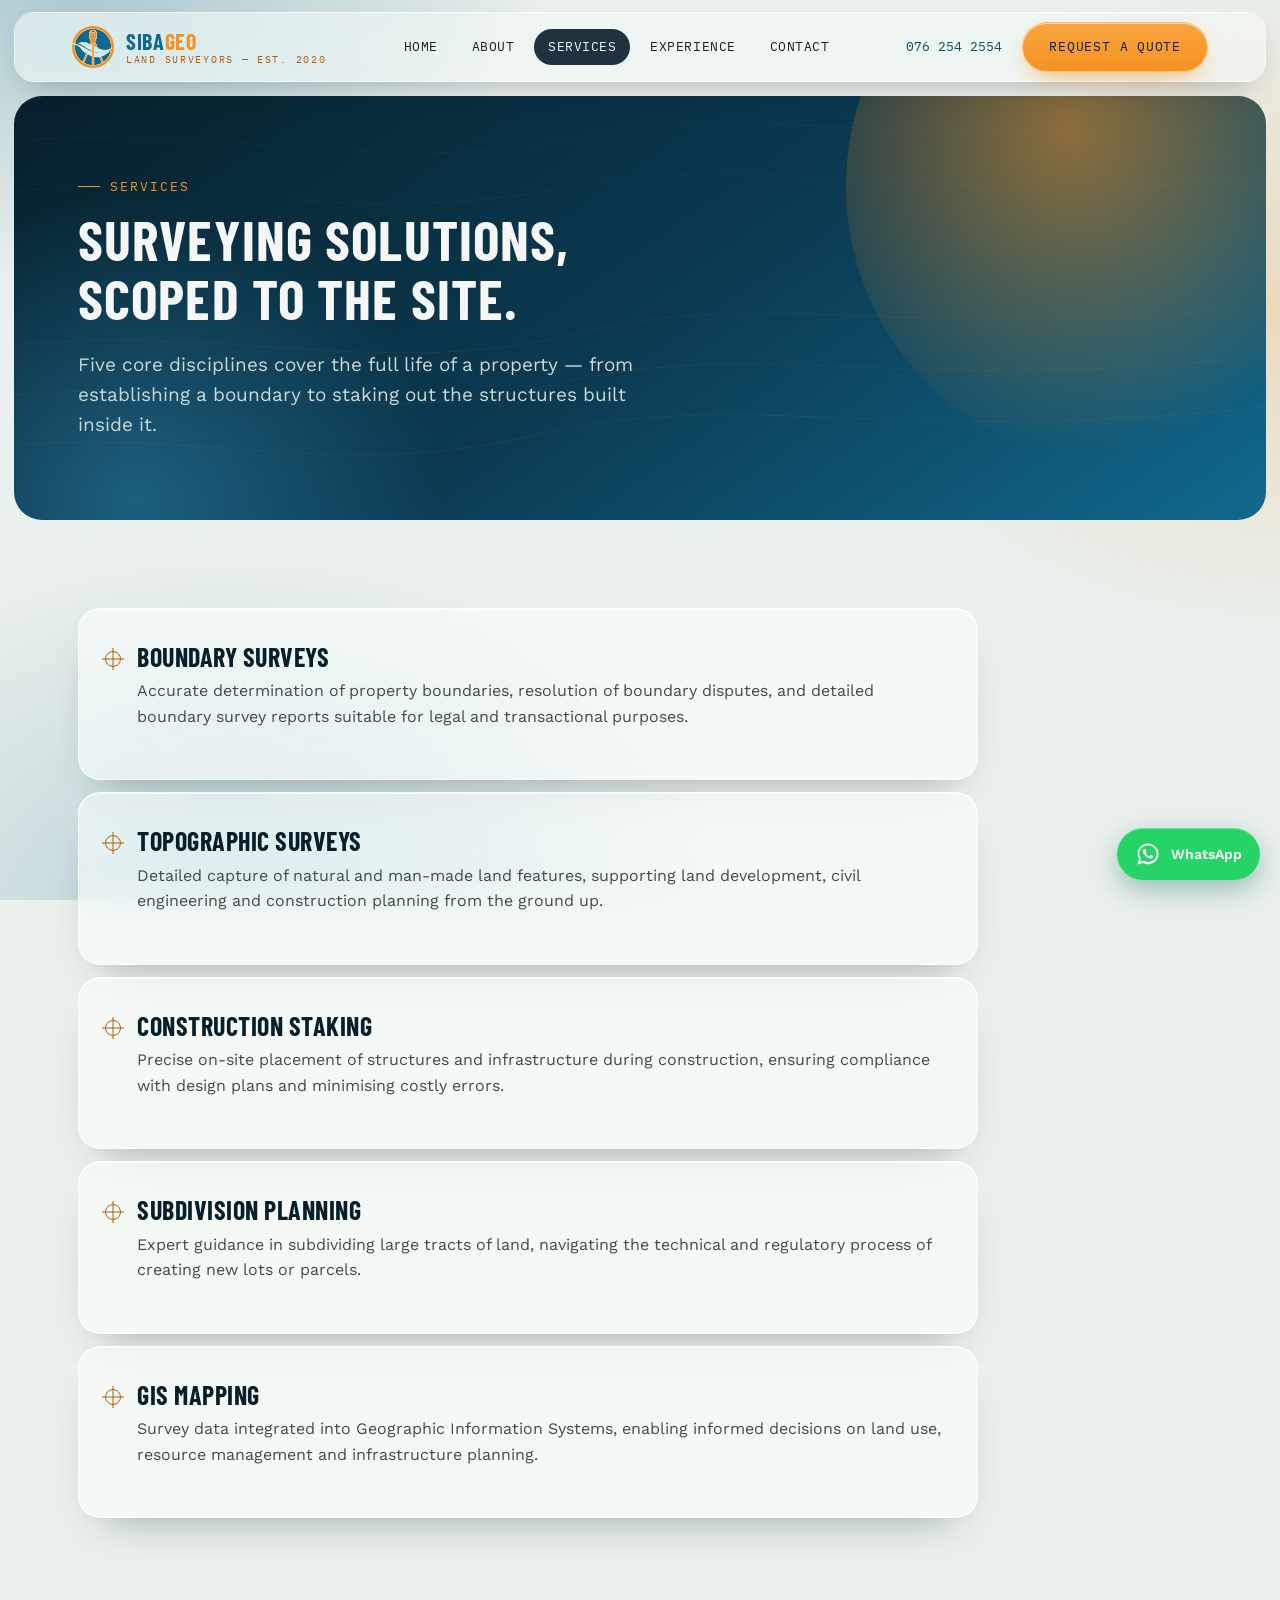
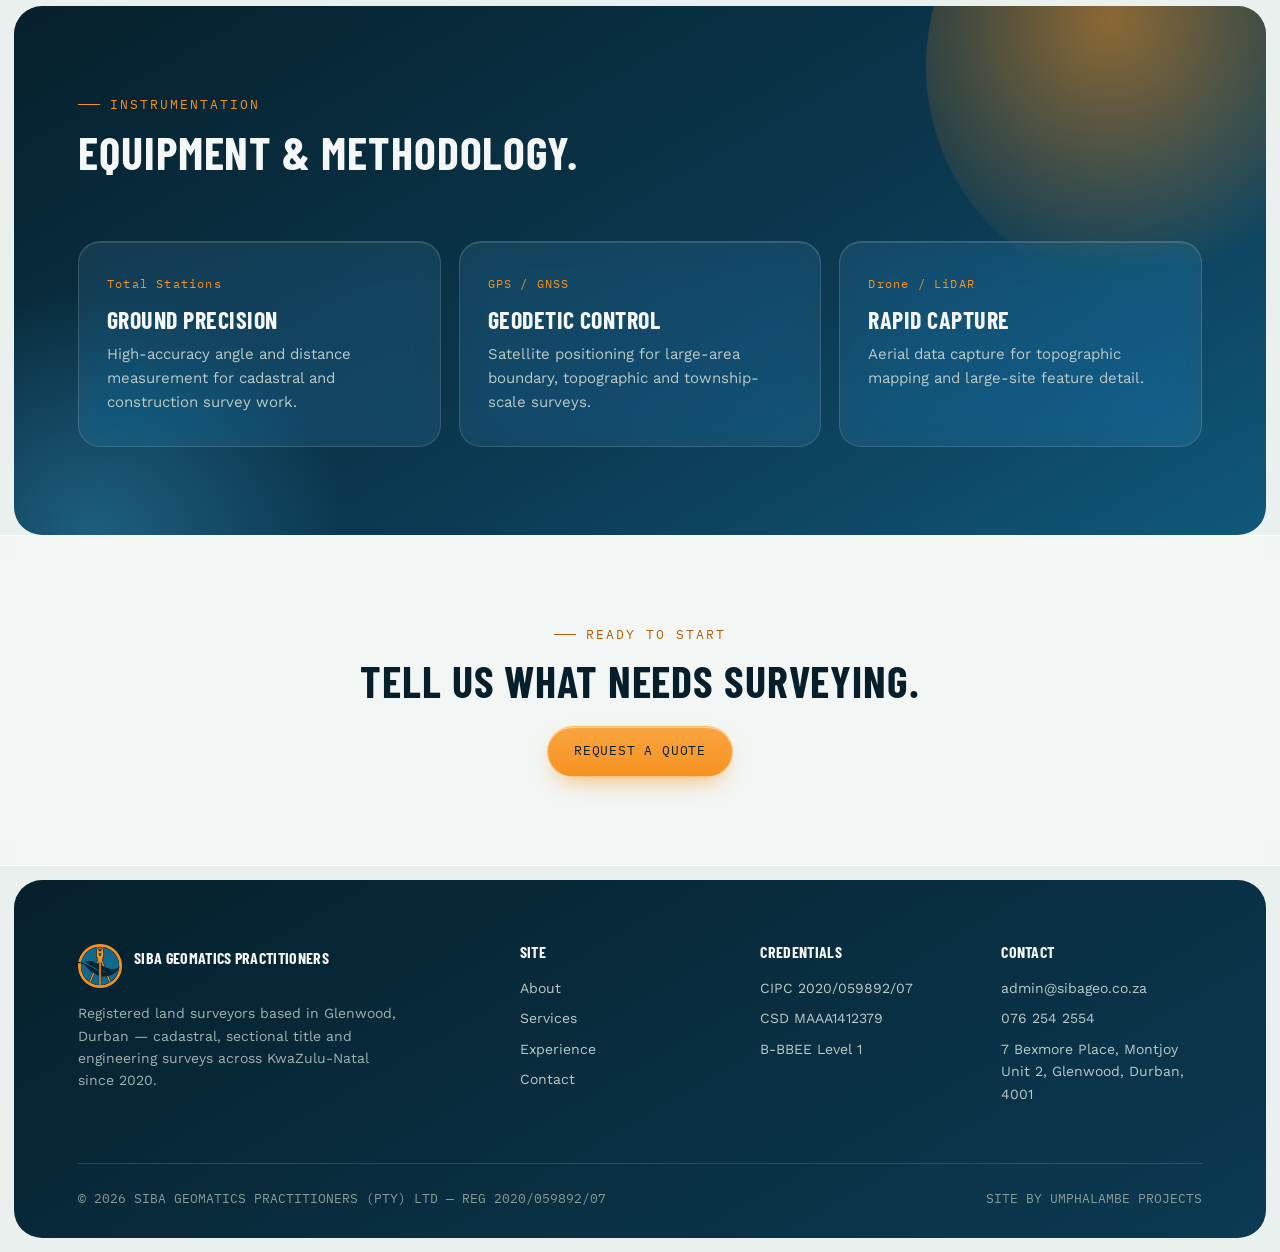
<file: services.html>
<!DOCTYPE html>
<html lang="en">
<head>
<meta charset="UTF-8">
<meta name="viewport" content="width=device-width, initial-scale=1.0">
<title>Services | SIBAGEO Land Surveyors</title>
<meta name="description" content="Boundary, topographic, construction staking, subdivision and GIS mapping services from Siba Geomatics Practitioners.">
<link rel="preconnect" href="https://fonts.googleapis.com">
<link href="https://fonts.googleapis.com/css2?family=Barlow+Condensed:wght@500;600;700&family=Work+Sans:wght@400;500;600&family=IBM+Plex+Mono:wght@400;500&display=swap" rel="stylesheet">
<link rel="stylesheet" href="style.css">
<link rel="icon" type="image/png" href="assets/favicon.png">
<link rel="apple-touch-icon" href="assets/apple-touch-icon.png">
<meta name="theme-color" content="#0B3A52">
<link rel="canonical" href="https://www.sibageo.co.za/services.html">
<meta property="og:type" content="website">
<meta property="og:site_name" content="SIBAGEO Land Surveyors">
<meta property="og:title" content="Services | SIBAGEO Land Surveyors">
<meta property="og:description" content="Boundary, topographic, construction staking, subdivision and GIS mapping services from Siba Geomatics Practitioners.">
<meta property="og:url" content="https://www.sibageo.co.za/services.html">
<meta property="og:image" content="https://www.sibageo.co.za/assets/og.png">
<meta name="twitter:card" content="summary_large_image">
<meta name="geo.region" content="ZA-NL">
</head>
<body>
<header class="site">
  <div class="navwrap">
    <a class="brand" href="index.html">
      <img class="brand-mark" src="assets/logo-mark.png" alt="SIBAGEO Land Surveyors logo" width="42" height="42">
      <span class="brand-name">SIBA<b>GEO</b><span>Land Surveyors — Est. 2020</span></span>
    </a>
    <nav class="mainnav">
      <a class="" href="index.html">Home</a>
<a class="" href="about.html">About</a>
<a class="active" href="services.html">Services</a>
<a class="" href="projects.html">Experience</a>
<a class="" href="contact.html">Contact</a>

    </nav>
    <div class="navcta">
      <a class="navphone" href="tel:+27762542554">076 254 2554</a>
      <a class="btn btn-gold" href="contact.html">Request a Quote</a>
      <button class="hamburger" aria-label="Menu"><span></span><span></span><span></span></button>
    </div>
  </div>
</header>

<section class="hero" style="padding:80px 0 60px;">
  <svg class="contour-bg" viewBox="0 0 1200 500" preserveAspectRatio="none" xmlns="http://www.w3.org/2000/svg">
<g stroke="#F69220" stroke-opacity="0.16" fill="none" stroke-width="1">
<path d="M-50,420 C 150,380 300,460 500,400 C 700,340 850,420 1250,360"/>
<path d="M-50,360 C 180,320 320,400 520,340 C 720,280 860,360 1250,300"/>
<path d="M-50,300 C 200,260 340,340 540,280 C 740,220 870,300 1250,240"/>
</g>
<g stroke="#F6F4EC" stroke-opacity="0.07" fill="none" stroke-width="1">
<path d="M-50,120 C 150,80 300,160 520,110 C 740,60 900,140 1250,90"/>
<path d="M-50,60 C 180,20 330,100 540,50 C 750,0 900,80 1250,30"/>
</g>
</svg>
  <div class="container hero-inner">
    <div class="eyebrow" style="color:#F69220;">Services</div>
    <h1 style="font-size:clamp(34px,5vw,56px);">Surveying solutions,<br>scoped to the site.</h1>
    <p class="lead">Five core disciplines cover the full life of a property &mdash; from establishing a boundary to staking out the structures built inside it.</p>
  </div>
</section>

<section class="section">
  <div class="container">
    <ul class="mk-list" style="max-width:900px;margin-bottom:0;">
      <li style="padding:34px 0;">
        <span class="mk" style="margin-top:8px;"></span>
        <div>
          <h3 style="font-size:26px;margin-bottom:8px;">Boundary Surveys</h3>
          <p style="color:#3F4C49;">Accurate determination of property boundaries, resolution of boundary disputes, and detailed boundary survey reports suitable for legal and transactional purposes.</p>
        </div>
      </li>
      <li style="padding:34px 0;">
        <span class="mk" style="margin-top:8px;"></span>
        <div>
          <h3 style="font-size:26px;margin-bottom:8px;">Topographic Surveys</h3>
          <p style="color:#3F4C49;">Detailed capture of natural and man-made land features, supporting land development, civil engineering and construction planning from the ground up.</p>
        </div>
      </li>
      <li style="padding:34px 0;">
        <span class="mk" style="margin-top:8px;"></span>
        <div>
          <h3 style="font-size:26px;margin-bottom:8px;">Construction Staking</h3>
          <p style="color:#3F4C49;">Precise on-site placement of structures and infrastructure during construction, ensuring compliance with design plans and minimising costly errors.</p>
        </div>
      </li>
      <li style="padding:34px 0;">
        <span class="mk" style="margin-top:8px;"></span>
        <div>
          <h3 style="font-size:26px;margin-bottom:8px;">Subdivision Planning</h3>
          <p style="color:#3F4C49;">Expert guidance in subdividing large tracts of land, navigating the technical and regulatory process of creating new lots or parcels.</p>
        </div>
      </li>
      <li style="padding:34px 0;">
        <span class="mk" style="margin-top:8px;"></span>
        <div>
          <h3 style="font-size:26px;margin-bottom:8px;">GIS Mapping</h3>
          <p style="color:#3F4C49;">Survey data integrated into Geographic Information Systems, enabling informed decisions on land use, resource management and infrastructure planning.</p>
        </div>
      </li>
    </ul>
  </div>
</section>

<section class="section band-dark">
  <div class="container">
    <div class="section-head">
      <div><div class="eyebrow" style="color:#F69220;">Instrumentation</div><h2>Equipment &amp; methodology.</h2></div>
    </div>
    <div class="grid grid-3" style="background:rgba(246,244,236,0.12);border-color:rgba(246,244,236,0.18);">
      <div class="card card-dark"><span class="num">Total Stations</span><h3>Ground Precision</h3><p>High-accuracy angle and distance measurement for cadastral and construction survey work.</p></div>
      <div class="card card-dark"><span class="num">GPS / GNSS</span><h3>Geodetic Control</h3><p>Satellite positioning for large-area boundary, topographic and township-scale surveys.</p></div>
      <div class="card card-dark"><span class="num">Drone / LiDAR</span><h3>Rapid Capture</h3><p>Aerial data capture for topographic mapping and large-site feature detail.</p></div>
    </div>
  </div>
</section>

<section class="section band-paper-dim" style="text-align:center;">
  <div class="container">
    <div class="eyebrow" style="justify-content:center;">Ready To Start</div>
    <h2 style="font-size:clamp(28px,4vw,44px);max-width:640px;margin:0 auto 22px;">Tell us what needs surveying.</h2>
    <a class="btn btn-gold" href="contact.html">Request a Quote</a>
  </div>
</section>

<footer class="site">
  <div class="container">
    <div class="foot-grid">
      <div>
        <div class="foot-brand"><img src="assets/logo-mark.png" alt="" width="44" height="44"><h4>Siba Geomatics Practitioners</h4></div>
        <p style="color:#9FB3AF;font-size:14px;max-width:320px;">Registered land surveyors based in Glenwood, Durban — cadastral, sectional title and engineering surveys across KwaZulu-Natal since 2020.</p>
      </div>
      <div>
        <h4>Site</h4>
        <a href="about.html">About</a>
        <a href="services.html">Services</a>
        <a href="projects.html">Experience</a>
        <a href="contact.html">Contact</a>
      </div>
      <div>
        <h4>Credentials</h4>
        <a href="about.html#compliance">CIPC 2020/059892/07</a>
        <a href="about.html#compliance">CSD MAAA1412379</a>
        <a href="about.html#compliance">B-BBEE Level 1</a>
      </div>
      <div>
        <h4>Contact</h4>
        <a href="mailto:admin@sibageo.co.za">admin@sibageo.co.za</a>
        <a href="tel:+27762542554">076 254 2554</a>
        <a href="#">7 Bexmore Place, Montjoy Unit 2, Glenwood, Durban, 4001</a>
      </div>
    </div>
    <div class="foot-bottom">
      <span>&copy; 2026 SIBA GEOMATICS PRACTITIONERS (PTY) LTD — REG 2020/059892/07</span>
      <span>SITE BY UMPHALAMBE PROJECTS</span>
    </div>
  </div>
</footer>
<script src="nav.js"></script>
</body>
</html>
</file>
<file: style.css>
/* ===================================================================
   SIBAGEO GEOMATICS PRACTITIONERS — glass design system (brand: blue #11698D, orange #F69220)
   Display: Barlow Condensed | Body: Work Sans | Data: IBM Plex Mono
   Surfaces: frosted glass over soft teal + gold light
=================================================================== */
:root{
  --ink:        #0F4A67;
  --ink-deep:   #071F2B;
  --teal:       #11698D;
  --gold:       #F69220;
  --gold-dim:   #B25F08;   /* gold for text on light glass (readable) */
  --paper:      #F4F7F5;
  --paper-dim:  #E6EEEB;
  --ink-text:   #16211F;
  --line:       rgba(7,31,43,0.12);
  --glass:      rgba(255,255,255,0.55);
  --glass-edge: rgba(255,255,255,0.78);
  --radius:     14px;
  --radius-lg:  22px;
  --radius-xl:  28px;
  --shadow:     0 1px 0 rgba(255,255,255,0.85) inset, 0 22px 44px -24px rgba(7,31,43,0.38);
}

*{box-sizing:border-box;}
html{scroll-behavior:smooth;}
body{
  margin:0;
  background-color:#EAF0ED;
  color:var(--ink-text);
  font-family:'Work Sans', sans-serif;
  font-size:16px;
  line-height:1.6;
  -webkit-font-smoothing:antialiased;
  overflow-x:hidden;
}
/* soft colour light the glass sits on */
body::before{
  content:'';position:fixed;inset:0;z-index:-1;pointer-events:none;
  background:
    radial-gradient(760px 520px at 6% -4%,  rgba(17,105,141,0.30), transparent 62%),
    radial-gradient(700px 520px at 100% 34%, rgba(246,146,32,0.24), transparent 62%),
    radial-gradient(820px 620px at 18% 104%, rgba(17,105,141,0.22), transparent 62%);
}
h1,h2,h3,h4{
  font-family:'Barlow Condensed', sans-serif;
  font-weight:700;
  text-transform:uppercase;
  letter-spacing:0.02em;
  margin:0 0 0.4em 0;
  color:var(--ink-deep);
  line-height:1.05;
}
.mono, .plate, .tag, .refno{font-family:'IBM Plex Mono', monospace;}
p{margin:0 0 1em 0;}
a{color:inherit;}
img{max-width:100%;display:block;}
.container{max-width:1180px;margin:0 auto;padding:0 28px;}
.section{padding:88px 0;}
.section-tight{padding:56px 0;}
.eyebrow{
  font-family:'IBM Plex Mono', monospace;
  font-size:12.5px;letter-spacing:0.16em;text-transform:uppercase;
  color:var(--gold-dim);
  display:flex;align-items:center;gap:10px;margin-bottom:14px;
}
.eyebrow::before{content:'';width:22px;height:1px;background:currentColor;display:inline-block;}
.lead{font-size:19px;max-width:640px;color:#34423F;}

a:focus-visible, button:focus-visible, input:focus-visible, select:focus-visible, textarea:focus-visible{
  outline:2px solid var(--gold);outline-offset:3px;
}

/* ============ BUTTONS ============ */
.btn{
  display:inline-flex;align-items:center;gap:10px;
  font-family:'IBM Plex Mono', monospace;
  font-size:13px;letter-spacing:0.06em;text-transform:uppercase;
  padding:14px 26px;border:1px solid var(--ink-deep);
  background:var(--ink-deep);color:var(--paper);
  text-decoration:none;border-radius:999px;cursor:pointer;
  transition:transform .2s ease, box-shadow .2s ease, background .2s ease, color .2s ease;
}
.btn:hover{transform:translateY(-2px);background:var(--ink);box-shadow:0 12px 26px -12px rgba(7,31,43,0.6);}
.btn-ghost{
  background:rgba(255,255,255,0.08);color:var(--ink-deep);border-color:rgba(7,31,43,0.35);
  backdrop-filter:blur(10px);-webkit-backdrop-filter:blur(10px);
}
.btn-ghost:hover{background:rgba(255,255,255,0.22);}
.btn-gold{
  background:linear-gradient(180deg,#F9A540,#F69220);border-color:rgba(255,255,255,0.35);color:var(--ink-deep);
  box-shadow:0 10px 26px -12px rgba(246,146,32,0.9), 0 1px 0 rgba(255,255,255,0.55) inset;
}
.btn-gold:hover{background:linear-gradient(180deg,#FBB153,#F8A030);box-shadow:0 16px 30px -12px rgba(246,146,32,1), 0 1px 0 rgba(255,255,255,0.6) inset;}

/* ============ NAV (floating glass bar) ============ */
header.site{
  position:sticky;top:12px;z-index:50;
  margin:12px 14px 0;
  border-radius:20px;
  border:1px solid rgba(255,255,255,0.75);
  box-shadow:0 12px 32px -16px rgba(7,31,43,0.4);
  transition:box-shadow .25s ease;
}
/* blur lives on a pseudo-element so it never traps the fixed mobile menu */
header.site::before{
  content:'';position:absolute;inset:0;z-index:-1;border-radius:inherit;
  background:rgba(244,247,245,0.62);
  backdrop-filter:blur(22px) saturate(170%);
  -webkit-backdrop-filter:blur(22px) saturate(170%);
}
header.site.scrolled{box-shadow:0 16px 38px -14px rgba(7,31,43,0.5);}
.navwrap{
  max-width:1180px;margin:0 auto;padding:0 22px;
  display:flex;align-items:center;justify-content:space-between;
  height:68px;
}
.brand{display:flex;align-items:center;gap:12px;text-decoration:none;color:var(--ink-deep);position:relative;z-index:3;}
.brand-mark{width:42px;height:42px;flex:none;object-fit:contain;}
.brand-name{font-family:'Barlow Condensed';font-weight:700;font-size:22px;letter-spacing:0.03em;line-height:1;color:#11698D;}
.brand-name b{color:#F69220;font-weight:700;}
.brand-name span{display:block;font-family:'IBM Plex Mono';font-size:9.5px;letter-spacing:0.18em;color:var(--gold-dim);font-weight:400;text-transform:uppercase;margin-top:3px;}
nav.mainnav{display:flex;gap:6px;align-items:center;z-index:2;}
nav.mainnav a{
  text-decoration:none;color:var(--ink-text);
  font-family:'IBM Plex Mono';font-size:13px;letter-spacing:0.04em;
  text-transform:uppercase;position:relative;padding:8px 14px;border-radius:999px;
  transition:background .2s ease,color .2s ease;
}
nav.mainnav a:hover{background:rgba(255,255,255,0.65);color:var(--ink);}
nav.mainnav a.active{background:rgba(7,31,43,0.9);color:var(--paper);}
.navcta{display:flex;align-items:center;gap:20px;position:relative;z-index:3;}
.navphone{font-family:'IBM Plex Mono';font-size:13px;color:var(--ink);text-decoration:none;display:none;}
@media(min-width:1000px){.navphone{display:block;}}
.hamburger{display:none;background:rgba(255,255,255,0.6);border:1px solid rgba(255,255,255,0.8);border-radius:12px;cursor:pointer;padding:9px 10px;}
.hamburger span{display:block;width:22px;height:2px;background:var(--ink-deep);margin:4px 0;border-radius:2px;}
@media(max-width:860px){
  nav.mainnav{
    position:fixed;inset:0;padding:112px 28px 40px;gap:8px;
    flex-direction:column;align-items:flex-start;
    background:rgba(244,247,245,0.9);
    backdrop-filter:blur(26px) saturate(160%);-webkit-backdrop-filter:blur(26px) saturate(160%);
    opacity:0;transform:translateY(-10px);pointer-events:none;
    transition:opacity .25s ease, transform .25s ease;
  }
  nav.mainnav.open{opacity:1;transform:none;pointer-events:auto;}
  nav.mainnav a{font-size:18px;padding:12px 18px;}
  .hamburger{display:block;}
  .navphone{display:none;}
}
@media(max-width:720px){
  .navcta .btn{display:none;}
  .navwrap{padding:0 16px;}
  .brand-name span{white-space:nowrap;letter-spacing:0.12em;}
}

/* ============ HERO (dark glass panel) ============ */
.hero{
  position:relative;overflow:hidden;isolation:isolate;
  margin:14px 14px 0;border-radius:var(--radius-xl);
  background:linear-gradient(145deg,#06202C 0%,#0B3A52 52%,#11698D 100%);
  color:var(--paper);
  padding:104px 0 84px;
}
.hero::before,.band-dark::before{
  content:'';position:absolute;z-index:-1;pointer-events:none;border-radius:50%;
  width:560px;height:560px;right:-140px;top:-190px;
  background:radial-gradient(circle at 40% 40%, rgba(246,146,32,0.55), rgba(246,146,32,0) 68%);
}
.hero::after,.band-dark::after{
  content:'';position:absolute;z-index:-1;pointer-events:none;border-radius:50%;
  width:640px;height:640px;left:-200px;bottom:-300px;
  background:radial-gradient(circle at 50% 50%, rgba(60,165,215,0.38), rgba(60,165,215,0) 68%);
}
.hero .contour-bg{position:absolute;inset:0;width:100%;height:100%;opacity:0.55;pointer-events:none;}
.hero-inner{position:relative;z-index:2;}
.hero h1{
  color:var(--paper);
  font-size:clamp(40px,6vw,74px);
  max-width:900px;margin-bottom:22px;
}
.hero h1 em{font-style:normal;color:var(--gold);}
.hero .lead{color:#C9D9D6;font-size:19px;max-width:560px;}
.hero-actions{display:flex;gap:16px;margin-top:34px;flex-wrap:wrap;}

/* Beacon plates — glass tiles modelled on a survey reference plate */
.plate-row{
  display:grid;grid-template-columns:repeat(4,1fr);gap:14px;
  margin-top:56px;background:none;border:none;
}
.plate{
  position:relative;padding:20px 18px;
  background:rgba(255,255,255,0.07);
  border:1px solid rgba(255,255,255,0.16);
  border-radius:var(--radius-lg);
  box-shadow:0 1px 0 rgba(255,255,255,0.12) inset;
  backdrop-filter:blur(14px) saturate(140%);-webkit-backdrop-filter:blur(14px) saturate(140%);
}
.plate::before{
  content:'';position:absolute;top:12px;right:12px;width:6px;height:6px;
  border-radius:50%;border:1px solid var(--gold);
}
.plate .val{font-size:22px;color:var(--gold);display:block;margin-bottom:4px;word-break:break-word;}
.plate .lab{font-size:10.5px;letter-spacing:0.08em;text-transform:uppercase;color:#A9BDB9;}
@media(max-width:900px){.plate-row{grid-template-columns:repeat(2,1fr);}}

/* hero with the logo on a frosted white card */
.hero-split{display:grid;grid-template-columns:1.3fr 0.7fr;gap:48px;align-items:center;}
.hero-logo{
  justify-self:end;width:min(100%,290px);
  background:rgba(255,255,255,0.94);
  border:1px solid rgba(255,255,255,0.9);border-radius:var(--radius-xl);
  padding:28px 30px;
  box-shadow:0 34px 60px -30px rgba(0,0,0,0.65), 0 1px 0 rgba(255,255,255,1) inset;
}
.hero-logo img{width:100%;height:auto;}
@media(max-width:820px){
  .hero-split{grid-template-columns:1fr;gap:32px;}
  .hero-logo{justify-self:start;width:190px;padding:20px 22px;border-radius:22px;}
}
.foot-brand{display:flex;align-items:center;gap:12px;margin-bottom:14px;}
.foot-brand img{width:44px;height:44px;flex:none;}
.foot-brand h4{margin:0;}

/* ============ GRID / GLASS CARDS ============ */
.grid{display:grid;gap:18px;background:none!important;border:none!important;}
.grid-2{grid-template-columns:repeat(2,1fr);}
.grid-3{grid-template-columns:repeat(3,1fr);}
.grid-5{grid-template-columns:repeat(5,1fr);}
@media(max-width:1100px){.grid-5{grid-template-columns:repeat(3,1fr);}}
@media(max-width:820px){.grid-3{grid-template-columns:1fr;}}
@media(max-width:700px){.grid-5{grid-template-columns:repeat(2,1fr);}}
@media(max-width:600px){.grid-2{grid-template-columns:1fr;}}
@media(max-width:440px){.grid-5{grid-template-columns:1fr;}}

.card{
  background:var(--glass);
  border:1px solid var(--glass-edge);
  border-radius:var(--radius-lg);
  box-shadow:var(--shadow);
  backdrop-filter:blur(18px) saturate(150%);-webkit-backdrop-filter:blur(18px) saturate(150%);
  padding:32px 28px;
  transition:transform .25s ease, box-shadow .25s ease;
}
@media(hover:hover){.card:hover{transform:translateY(-4px);}}
.card .num{font-family:'IBM Plex Mono';font-size:12px;color:var(--gold-dim);letter-spacing:0.1em;margin-bottom:14px;display:block;}
.card h3{font-size:24px;margin-bottom:10px;}
.card p{color:#3A4845;font-size:15px;margin-bottom:0;}

.card-dark{
  background:linear-gradient(150deg,rgba(7,31,43,0.9),rgba(15,74,103,0.82));
  border:1px solid rgba(255,255,255,0.14);
  box-shadow:0 1px 0 rgba(255,255,255,0.1) inset, 0 24px 44px -24px rgba(7,31,43,0.7);
  color:var(--paper);
}
.card-dark h3{color:var(--paper);}
.card-dark p{color:#B9CAC7;}
.card-dark .num{color:var(--gold);}
.band-dark .card-dark{background:rgba(255,255,255,0.07);box-shadow:0 1px 0 rgba(255,255,255,0.12) inset;}

.section-head{display:flex;justify-content:space-between;align-items:flex-end;gap:30px;margin-bottom:46px;flex-wrap:wrap;}
.section-head h2{font-size:clamp(30px,4vw,46px);max-width:640px;}

/* crosshair markers as glass rows */
.mk-list{list-style:none;margin:0;padding:0;display:grid;gap:12px;}
.mk-list li{
  display:flex;gap:16px;align-items:flex-start;
  padding:22px 0;
  padding-left:26px!important;padding-right:26px!important;
  background:var(--glass);
  border:1px solid var(--glass-edge)!important;
  border-radius:var(--radius-lg);
  box-shadow:var(--shadow);
  backdrop-filter:blur(16px) saturate(150%);-webkit-backdrop-filter:blur(16px) saturate(150%);
}
.mk-list .mk{
  flex:none;width:16px;height:16px;margin-top:5px;
  border:1px solid var(--gold-dim);border-radius:50%;position:relative;
}
.mk::before,.mk::after{content:'';position:absolute;background:var(--gold-dim);}
.mk::before{left:50%;top:-4px;bottom:-4px;width:1px;transform:translateX(-50%);}
.mk::after{top:50%;left:-4px;right:-4px;height:1px;transform:translateY(-50%);}

/* ============ BANDS ============ */
.band-dark{
  position:relative;overflow:hidden;isolation:isolate;
  margin:0 14px;border-radius:var(--radius-xl);
  background:linear-gradient(150deg,#06202C 0%,#0B3A52 60%,#10587A 100%);
  color:var(--paper);
}
.band-dark::before{width:460px;height:460px;right:-120px;top:-170px;}
.band-dark::after{width:520px;height:520px;left:-180px;bottom:-260px;}
.band-dark > .container{position:relative;z-index:1;}
.band-dark h2, .band-dark h3{color:var(--paper);}
.band-dark p{color:#B9CAC7;}
.band-dark .eyebrow{color:var(--gold);}
.band-paper-dim{
  background:rgba(255,255,255,0.38);
  border-top:1px solid rgba(255,255,255,0.75);border-bottom:1px solid rgba(255,255,255,0.75);
  backdrop-filter:blur(12px);-webkit-backdrop-filter:blur(12px);
}

/* ============ FOOTER ============ */
footer.site{
  position:relative;overflow:hidden;
  margin:14px;border-radius:var(--radius-xl);
  background:linear-gradient(150deg,#06202C,#0B3A52);
  color:#B9CAC7;padding:64px 0 30px;
}
.foot-grid{display:grid;grid-template-columns:2fr 1fr 1fr 1fr;gap:40px;margin-bottom:50px;}
@media(max-width:760px){.foot-grid{grid-template-columns:1fr 1fr;}}
footer.site h4{color:var(--paper);font-size:16px;margin-bottom:16px;}
footer.site a{text-decoration:none;color:#B9CAC7;font-size:14px;display:block;margin-bottom:8px;}
footer.site a:hover{color:var(--gold);}
.foot-bottom{border-top:1px solid rgba(255,255,255,0.14);padding-top:24px;display:flex;justify-content:space-between;flex-wrap:wrap;gap:12px;font-size:12.5px;font-family:'IBM Plex Mono';color:#869B97;}

/* ============ PROJECT REGISTER ============ */
.proj{
  display:grid;grid-template-columns:1.6fr 1fr 1fr;gap:20px;align-items:baseline;
  padding:20px 26px;margin-bottom:10px;
  background:var(--glass);
  border:1px solid var(--glass-edge);
  border-radius:var(--radius-lg);
  box-shadow:var(--shadow);
  backdrop-filter:blur(16px) saturate(150%);-webkit-backdrop-filter:blur(16px) saturate(150%);
  transition:transform .2s ease;
}
@media(hover:hover){.proj:hover{transform:translateX(4px);}}
.proj .pname{font-family:'Barlow Condensed';font-weight:700;font-size:20px;text-transform:uppercase;color:var(--ink-deep);}
.proj .ploc{font-size:14px;color:#46534F;}
.proj .pperiod, .proj .pref{font-family:'IBM Plex Mono';font-size:12.5px;color:#4F5E5A;}
@media(max-width:760px){.proj{grid-template-columns:1fr;gap:6px;}}

/* ============ CONTACT / FORM ============ */
form.enquiry{display:grid;gap:16px;}
form.enquiry label{font-family:'IBM Plex Mono';font-size:12px;letter-spacing:0.06em;text-transform:uppercase;color:#47554F;margin-bottom:6px;display:block;}
form.enquiry input, form.enquiry select, form.enquiry textarea{
  width:100%;padding:13px 16px;
  border:1px solid rgba(7,31,43,0.16);background:rgba(255,255,255,0.65);
  font-family:'Work Sans';font-size:15px;color:var(--ink-text);border-radius:12px;
  transition:border-color .2s ease, box-shadow .2s ease, background .2s ease;
}
form.enquiry input:focus, form.enquiry select:focus, form.enquiry textarea:focus{
  outline:none;border-color:var(--gold);background:rgba(255,255,255,0.9);
  box-shadow:0 0 0 4px rgba(246,146,32,0.25);
}
form.enquiry textarea{resize:vertical;min-height:120px;}
.form-status{margin:4px 0 0;font-size:14px;border-radius:12px;padding:0;}
.form-status:empty{display:none;}
.form-status.ok,.form-status.error,.form-status.info{padding:12px 16px;border:1px solid transparent;}
.form-status.ok{background:rgba(46,160,95,0.14);border-color:rgba(46,160,95,0.4);color:#14532d;}
.form-status.error{background:rgba(200,60,50,0.12);border-color:rgba(200,60,50,0.4);color:#7f1d1d;}
.form-status.info{background:rgba(17,105,141,0.1);border-color:rgba(17,105,141,0.3);color:#0b3a52;}
.row2{display:grid;grid-template-columns:1fr 1fr;gap:16px;}
@media(max-width:600px){.row2{grid-template-columns:1fr;}}

.badge-row{display:flex;flex-wrap:wrap;gap:10px;margin-top:18px;}
.badge{
  font-family:'IBM Plex Mono';font-size:11.5px;letter-spacing:0.05em;text-transform:uppercase;
  border:1px solid rgba(7,31,43,0.18);padding:7px 14px;color:#47554F;border-radius:999px;
  background:rgba(255,255,255,0.35);
}
.band-dark .badge,.card-dark .badge{background:rgba(255,255,255,0.06);}

/* ============ SCROLL REVEAL (only when JS is running) ============ */
.js .reveal{opacity:0;transform:translateY(16px);transition:opacity .6s ease, transform .6s ease;}
.js .reveal.in{opacity:1;transform:none;}

@media(prefers-reduced-motion:reduce){
  html{scroll-behavior:auto;}
  *{transition:none!important;}
  .js .reveal{opacity:1;transform:none;}
}
/* no blur support: fall back to solid-ish surfaces so text stays readable */
@supports not ((backdrop-filter:blur(1px)) or (-webkit-backdrop-filter:blur(1px))){
  .card,.proj,.mk-list li{background:rgba(255,255,255,0.85);}
  header.site::before{background:rgba(244,247,245,0.95);}
}

/* WhatsApp quick-chat */
.wa-float{position:fixed;right:20px;bottom:20px;z-index:60;display:flex;align-items:center;gap:10px;background:#25D366;color:#fff;text-decoration:none;font-family:'Work Sans',sans-serif;font-weight:600;font-size:14px;padding:13px 18px;border-radius:999px;box-shadow:0 10px 28px rgba(7,94,84,.35),inset 0 1px 0 rgba(255,255,255,.35);transition:transform .2s,box-shadow .2s}
.wa-float:hover{transform:translateY(-2px);box-shadow:0 14px 34px rgba(7,94,84,.45)}
@media(max-width:560px){.wa-float{right:14px;bottom:14px;padding:14px}.wa-float span{display:none}}
.btn-wa{display:inline-flex;align-items:center;gap:8px;background:#25D366;color:#fff;text-decoration:none;font-weight:600;padding:12px 20px;border-radius:999px;margin-top:4px}
.btn-wa:hover{filter:brightness(1.05)}
</file>
